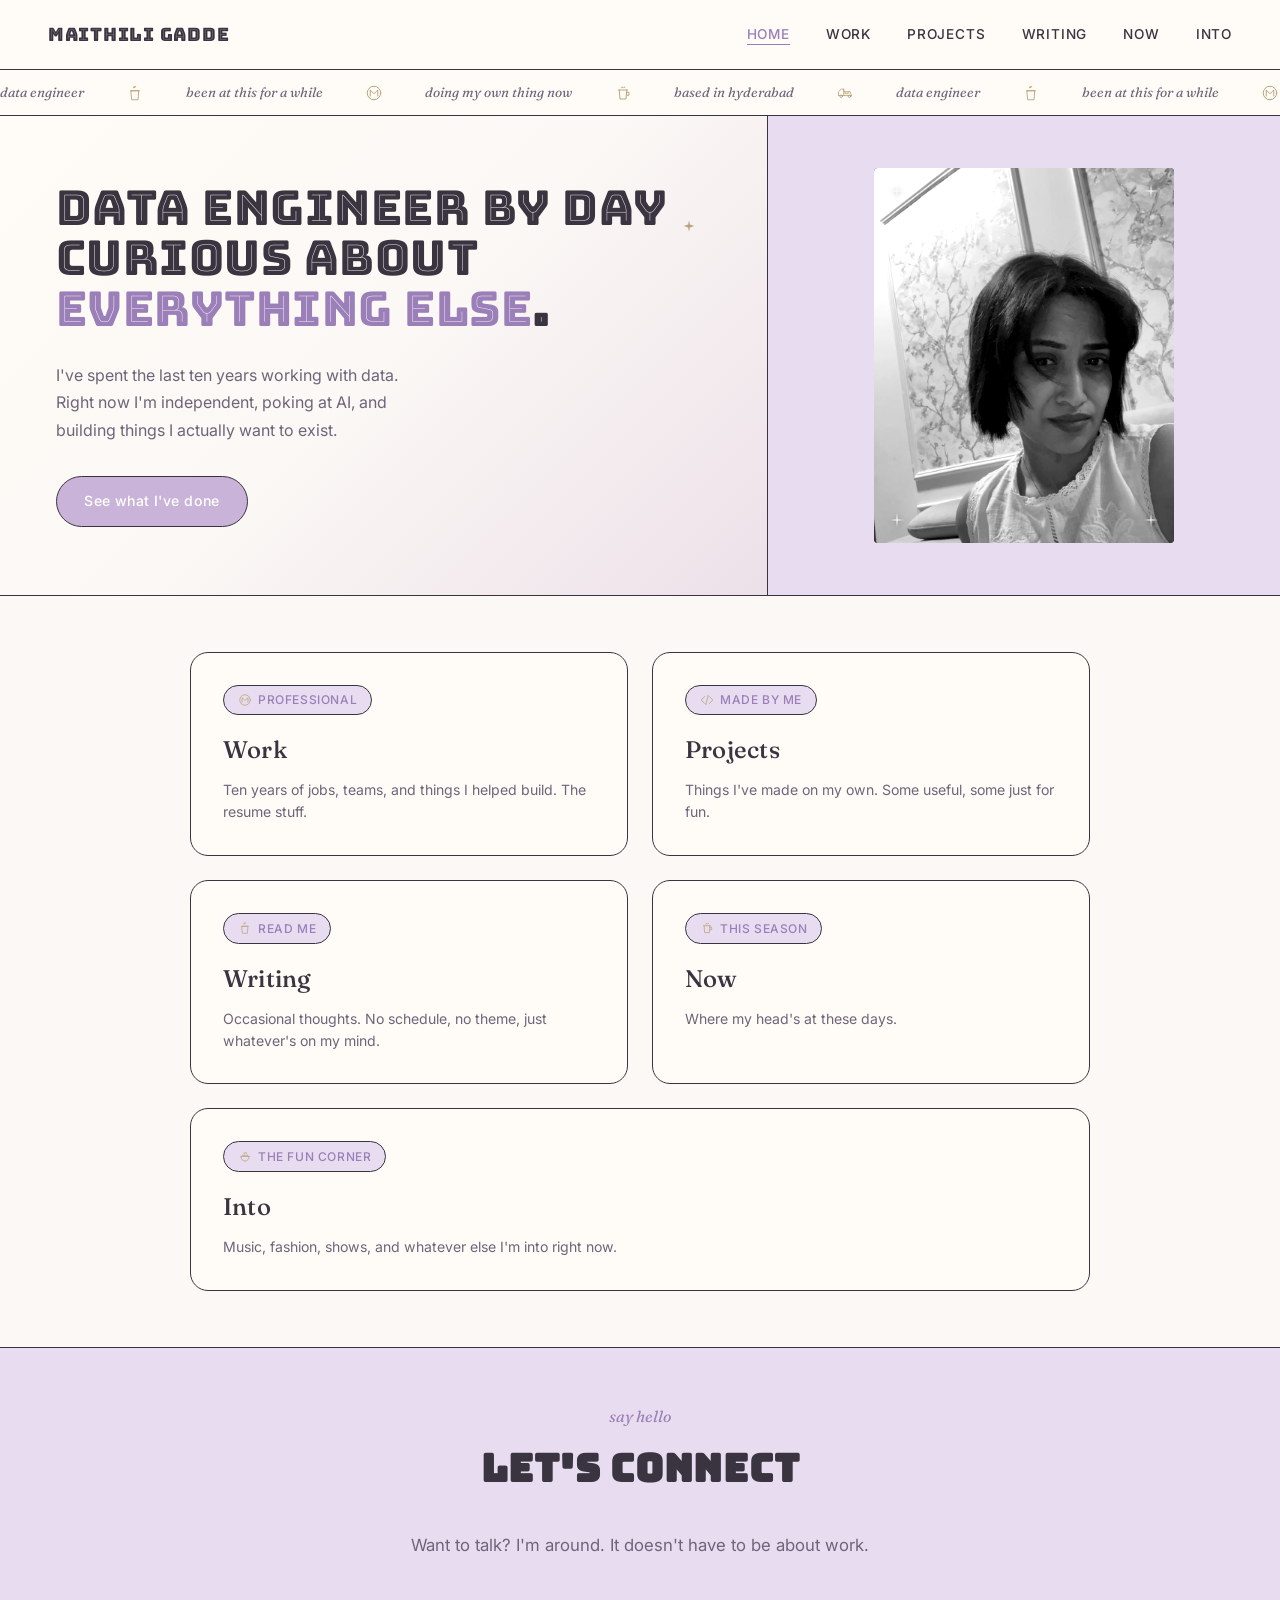
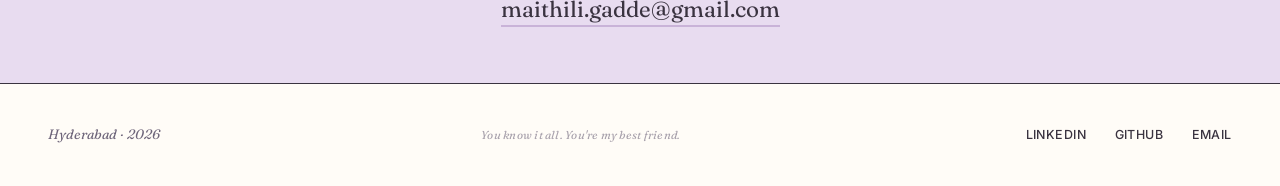
<file: index.html>
<!DOCTYPE html>
<html lang="en">
<head>
<meta charset="UTF-8">
<meta name="viewport" content="width=device-width, initial-scale=1.0">
<title>Maithili Gadde</title>
<meta name="description" content="Data engineer, mostly. Into AI, building things for fun, and figuring out what's next.">
<meta property="og:title" content="Maithili Gadde">
<meta property="og:description" content="Data engineer, mostly. Into AI, building things for fun, and figuring out what's next.">
<meta property="og:type" content="website">
<meta property="og:url" content="https://maithiligadde.com/">
<meta property="og:image" content="https://maithiligadde.com/hero-portrait.jpg">
<meta name="twitter:card" content="summary">
<meta name="twitter:title" content="Maithili Gadde">
<meta name="twitter:description" content="Data engineer, mostly. Into AI, building things for fun, and figuring out what's next.">
<link rel="icon" href="data:image/svg+xml,<svg xmlns='http://www.w3.org/2000/svg' viewBox='0 0 100 100'><text y='.9em' font-size='90'>M</text></svg>">
<link href="https://fonts.googleapis.com/css2?family=Bungee+Inline&family=Fraunces:ital,opsz,wght@0,9..144,300;0,9..144,400;0,9..144,500;1,9..144,400&family=Inter:wght@300;400;500;600&display=swap" rel="stylesheet">
<link rel="stylesheet" href="styles.css">
</head>
<body>

<a href="#main" class="skip-link">Skip to content</a>

<nav>
  <a href="index.html" class="nav-logo">MAITHILI GADDE</a>
  <ul class="nav-links" id="navLinks">
    <li><a href="index.html" class="active">Home</a></li>
    <li><a href="work.html">Work</a></li>
    <li><a href="projects.html">Projects</a></li>
    <li><a href="writing.html">Writing</a></li>
    <li><a href="now.html">Now</a></li>
    <li><a href="into.html">Into</a></li>
  </ul>
  <button class="nav-toggle" id="navToggle" aria-label="Toggle navigation" aria-expanded="false">
    <span></span><span></span><span></span>
  </button>
</nav>

<div class="marquee" aria-hidden="true">
  <div class="marquee-track">
    <span>data engineer <svg class="nyc-icon"><use href="#i-coffee"/></svg> been at this for a while <svg class="nyc-icon"><use href="#i-metro"/></svg> doing my own thing now <svg class="nyc-icon"><use href="#i-chai"/></svg> based in hyderabad <svg class="nyc-icon"><use href="#i-rick"/></svg></span>
    <span>data engineer <svg class="nyc-icon"><use href="#i-coffee"/></svg> been at this for a while <svg class="nyc-icon"><use href="#i-metro"/></svg> doing my own thing now <svg class="nyc-icon"><use href="#i-chai"/></svg> based in hyderabad <svg class="nyc-icon"><use href="#i-rick"/></svg></span>
  </div>
</div>

<main id="main">
<section class="hero">
  <div class="hero-left">
    <h1 class="fade-up delay-1">Data engineer by day<svg class="nyc-icon-sm star-after" style="margin-left:0.3em"><use href="#i-spark"/></svg><br>curious about <span class="rose-line">everything else</span>.</h1>
    <p class="hero-sub fade-up delay-2">I've spent the last ten years working with data. Right now I'm independent, poking at AI, and building things I actually want to exist.</p>
    <a href="work.html" class="btn fade-up delay-3">See what I've done</a>
  </div>
  <div class="hero-right">
    <div class="portrait-frame">
      <svg class="corner-mark tl" viewBox="0 0 18 18" fill="currentColor"><path d="M9 0 L10 8 L18 9 L10 10 L9 18 L8 10 L0 9 L8 8 Z"/></svg>
      <svg class="corner-mark tr" viewBox="0 0 18 18" fill="currentColor"><path d="M9 0 L10 8 L18 9 L10 10 L9 18 L8 10 L0 9 L8 8 Z"/></svg>
      <svg class="corner-mark bl" viewBox="0 0 18 18" fill="currentColor"><path d="M9 0 L10 8 L18 9 L10 10 L9 18 L8 10 L0 9 L8 8 Z"/></svg>
      <svg class="corner-mark br" viewBox="0 0 18 18" fill="currentColor"><path d="M9 0 L10 8 L18 9 L10 10 L9 18 L8 10 L0 9 L8 8 Z"/></svg>
      <img src="hero-portrait.jpg" alt="Maithili Gadde" width="300" height="375" fetchpriority="high">
    </div>
  </div>
</section>

<section class="rooms-section">
  <div class="rooms-grid">
    <a href="work.html" class="room-card hover-tilt fade-up delay-1">
      <div class="room-label"><svg class="nyc-icon-sm" style="color:var(--sage-deep)"><use href="#i-metro"/></svg> Professional</div>
      <h3>Work</h3>
      <p>Ten years of jobs, teams, and things I helped build. The resume stuff.</p>
    </a>
    <a href="projects.html" class="room-card hover-tilt fade-up delay-2">
      <div class="room-label"><svg class="nyc-icon-sm" style="color:var(--sage-deep)"><use href="#i-code"/></svg> Made by me</div>
      <h3>Projects</h3>
      <p>Things I've made on my own. Some useful, some just for fun.</p>
    </a>
    <a href="writing.html" class="room-card hover-tilt fade-up delay-3">
      <div class="room-label"><svg class="nyc-icon-sm" style="color:var(--sage-deep)"><use href="#i-coffee"/></svg> Read me</div>
      <h3>Writing</h3>
      <p>Occasional thoughts. No schedule, no theme, just whatever's on my mind.</p>
    </a>
    <a href="now.html" class="room-card hover-tilt fade-up delay-4">
      <div class="room-label"><svg class="nyc-icon-sm" style="color:var(--sage-deep)"><use href="#i-chai"/></svg> This season</div>
      <h3>Now</h3>
      <p>Where my head's at these days.</p>
    </a>
    <a href="into.html" class="room-card hover-tilt fade-up delay-5" style="grid-column: 1 / -1;">
      <div class="room-label"><svg class="nyc-icon-sm" style="color:var(--sage-deep)"><use href="#i-biryani"/></svg> The fun corner</div>
      <h3>Into</h3>
      <p>Music, fashion, shows, and whatever else I'm into right now.</p>
    </a>
  </div>
</section>

<section class="contact-section">
  <div class="section-eyebrow">say hello</div>
  <h2 class="section-title">LET'S CONNECT</h2>
  <div class="contact-inner">
    <p>Want to talk? I'm around. It doesn't have to be about work.</p>
    <a href="mailto:maithili.gadde@gmail.com" class="contact-email">maithili.gadde@gmail.com</a>
  </div>
</section>
</main>

<footer>
  <div class="footer-location">Hyderabad &middot; 2026</div>
  <div class="footer-lyric" id="footerLyric"></div>
  <div class="links">
    <a href="https://www.linkedin.com/in/maithiligadde/" target="_blank" rel="noopener">LinkedIn</a>
    <a href="https://github.com/maithiligadde" target="_blank" rel="noopener">GitHub</a>
    <a href="mailto:maithili.gadde@gmail.com">Email</a>
  </div>
</footer>

<script src="main.js"></script>

</body>
</html>
</file>
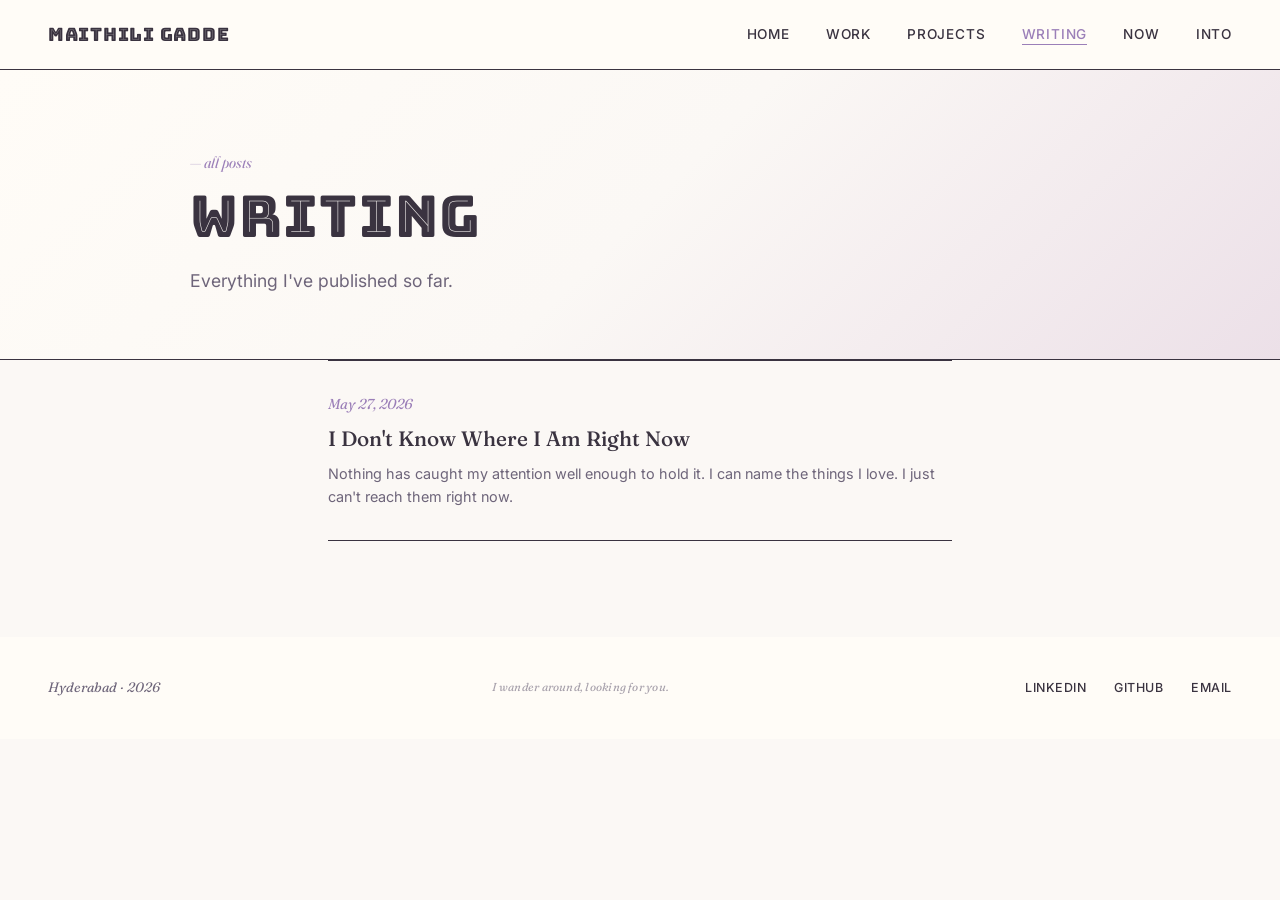
<file: blog/index.html>
<!DOCTYPE html>
<html lang="en">
<head>
<meta charset="UTF-8">
<meta name="viewport" content="width=device-width, initial-scale=1.0">
<title>All Posts — Maithili Gadde</title>
<meta name="description" content="Everything I've written so far.">
<link rel="icon" href="data:image/svg+xml,<svg xmlns='http://www.w3.org/2000/svg' viewBox='0 0 100 100'><text y='.9em' font-size='90'>M</text></svg>">
<link href="https://fonts.googleapis.com/css2?family=Bungee+Inline&family=Fraunces:ital,opsz,wght@0,9..144,300;0,9..144,400;0,9..144,500;1,9..144,400&family=Inter:wght@300;400;500;600&display=swap" rel="stylesheet">
<link rel="stylesheet" href="../styles.css">
<style>
  .blog-list {
    max-width: 720px;
    margin: 0 auto;
    padding: 0 3rem 6rem;
  }
  .blog-post-link {
    display: block;
    text-decoration: none;
    color: inherit;
    padding: 2rem 0;
    border-bottom: 1px solid var(--ink);
    transition: padding-left 0.3s;
  }
  .blog-post-link:first-child { border-top: 1px solid var(--ink); }
  .blog-post-link:hover { padding-left: 1rem; }
  .blog-post-link:hover .blog-title { color: var(--rose-deep); }
  .blog-date {
    font-family: var(--serif);
    font-style: italic;
    color: var(--rose-deep);
    font-size: 0.9rem;
    margin-bottom: 0.4rem;
  }
  .blog-title {
    font-family: var(--heading);
    font-size: 1.3rem;
    font-weight: 500;
    margin-bottom: 0.4rem;
    transition: color 0.3s;
  }
  .blog-excerpt {
    font-size: 0.9rem;
    color: var(--ink-muted);
    line-height: 1.6;
  }
  @media (max-width: 800px) {
    .blog-list { padding: 0 1.25rem 4rem; }
  }
</style>
</head>
<body>

<a href="#main" class="skip-link">Skip to content</a>

<nav>
  <a href="../index.html" class="nav-logo">MAITHILI GADDE</a>
  <ul class="nav-links" id="navLinks">
    <li><a href="../index.html">Home</a></li>
    <li><a href="../work.html">Work</a></li>
    <li><a href="../projects.html">Projects</a></li>
    <li><a href="../writing.html" class="active">Writing</a></li>
    <li><a href="../now.html">Now</a></li>
    <li><a href="../into.html">Into</a></li>
  </ul>
  <button class="nav-toggle" id="navToggle" aria-label="Toggle navigation" aria-expanded="false">
    <span></span><span></span><span></span>
  </button>
</nav>

<main id="main">
<section class="page-hero">
  <div class="page-hero-inner">
    <div class="page-eyebrow">— all posts</div>
    <h1 class="page-title">WRITING</h1>
    <p class="page-intro">Everything I've published so far.</p>
  </div>
</section>

<div class="blog-list">

  <!-- TO ADD A NEW POST: copy the block below and update href, date, title, excerpt -->
  <a href="i-dont-know.html" class="blog-post-link fade-up delay-1">
    <div class="blog-date">May 27, 2026</div>
    <div class="blog-title">I Don't Know Where I Am Right Now</div>
    <div class="blog-excerpt">Nothing has caught my attention well enough to hold it. I can name the things I love. I just can't reach them right now.</div>
  </a>
  <!-- END POST BLOCK -->

</div>

</main>

<footer>
  <div class="footer-location">Hyderabad &middot; 2026</div>
  <div class="footer-lyric" id="footerLyric"></div>
  <div class="links">
    <a href="https://www.linkedin.com/in/maithiligadde/" target="_blank" rel="noopener">LinkedIn</a>
    <a href="https://github.com/maithiligadde" target="_blank" rel="noopener">GitHub</a>
    <a href="mailto:maithili.gadde@gmail.com">Email</a>
  </div>
</footer>

<script src="../main.js" data-root="../"></script>

</body>
</html>
</file>
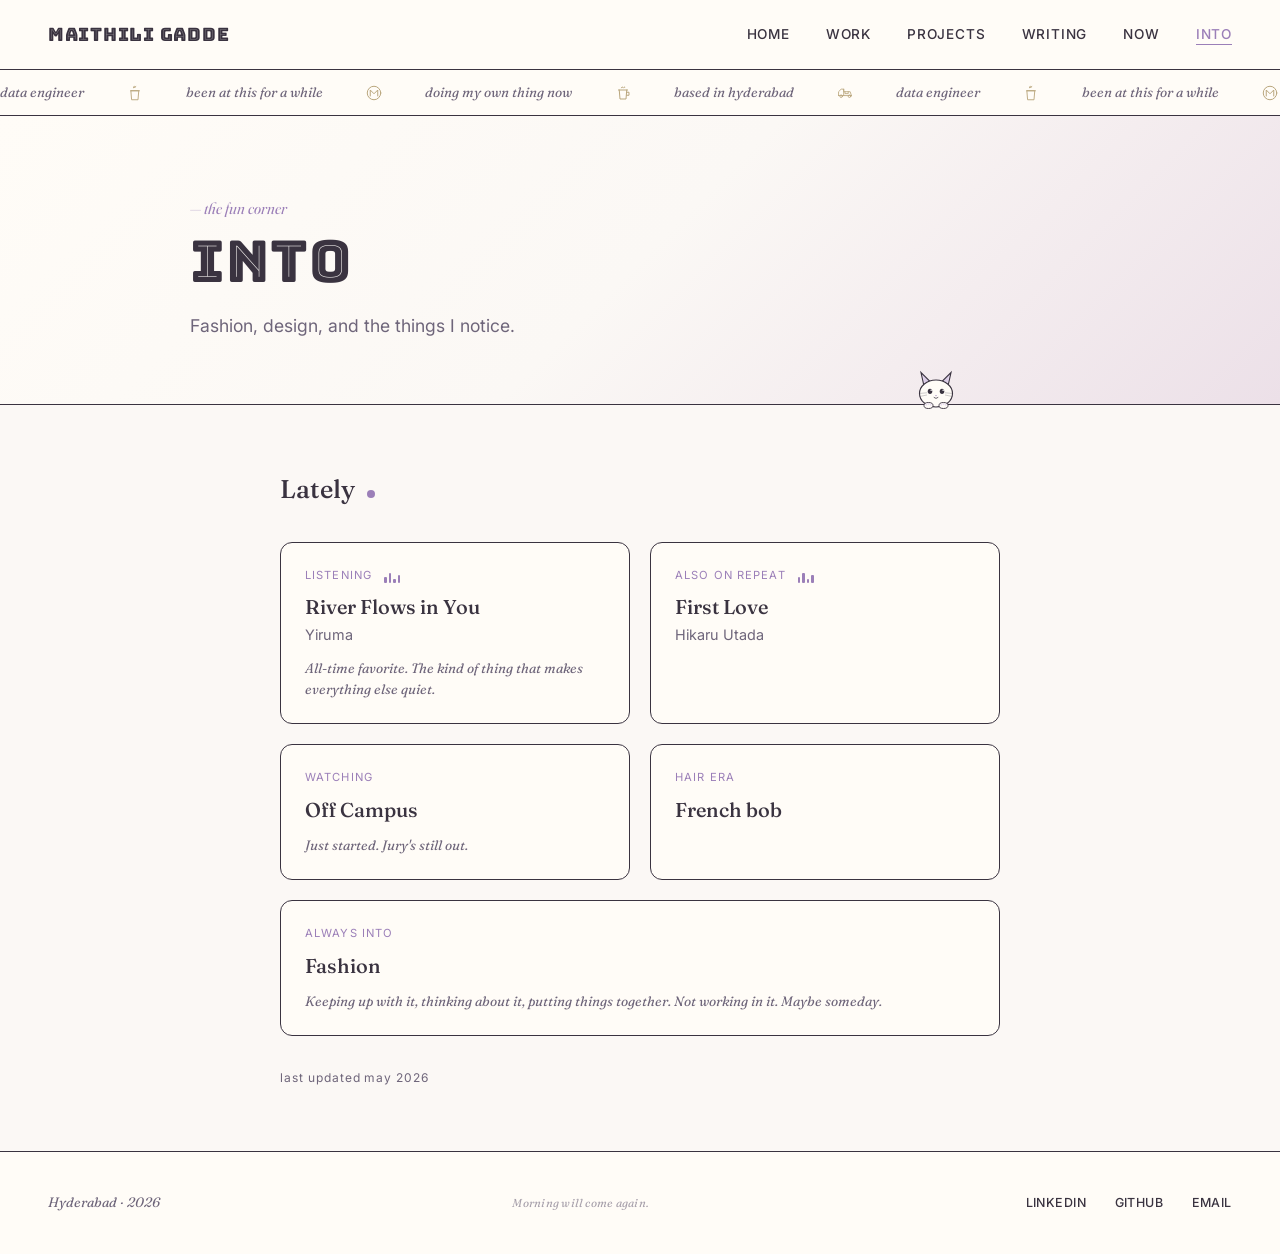
<file: into.html>
<!DOCTYPE html>
<html lang="en">
<head>
<meta charset="UTF-8">
<meta name="viewport" content="width=device-width, initial-scale=1.0">
<title>Maithili Gadde — Into</title>
<meta name="description" content="Music, fashion, shows, and whatever else I'm into right now.">
<meta property="og:title" content="Maithili Gadde — Into">
<meta property="og:description" content="Music, fashion, shows, and whatever else I'm into right now.">
<meta property="og:type" content="website">
<meta property="og:url" content="https://maithiligadde.com/into.html">
<meta property="og:image" content="https://maithiligadde.com/hero-portrait.jpg">
<link rel="icon" href="data:image/svg+xml,<svg xmlns='http://www.w3.org/2000/svg' viewBox='0 0 100 100'><text y='.9em' font-size='90'>M</text></svg>">
<link href="https://fonts.googleapis.com/css2?family=Bungee+Inline&family=Fraunces:ital,opsz,wght@0,9..144,300;0,9..144,400;0,9..144,500;1,9..144,400&family=Inter:wght@300;400;500;600&display=swap" rel="stylesheet">
<link rel="stylesheet" href="styles.css">
<style>
  /* staggered card entrance */
  .lately-card {
    opacity: 0;
    animation: fadeSlideUp 0.5s ease forwards;
  }
  .lately-card:nth-child(1) { animation-delay: 0.1s; }
  .lately-card:nth-child(2) { animation-delay: 0.22s; }
  .lately-card:nth-child(3) { animation-delay: 0.34s; }
  .lately-card:nth-child(4) { animation-delay: 0.46s; }
  .lately-card:nth-child(5) { animation-delay: 0.58s; }
  .lately-card:nth-child(6) { animation-delay: 0.7s; }

  /* music bars */
  .music-bars {
    display: inline-flex;
    align-items: flex-end;
    gap: 2px;
    height: 14px;
    margin-left: 8px;
    vertical-align: middle;
  }
  .music-bars span {
    display: block;
    width: 2.5px;
    background: var(--rose-deep);
    border-radius: 1px;
    animation: barBounce 0.8s ease-in-out infinite alternate;
  }
  .music-bars span:nth-child(1) { height: 6px; animation-delay: 0s; }
  .music-bars span:nth-child(2) { height: 10px; animation-delay: 0.15s; }
  .music-bars span:nth-child(3) { height: 4px; animation-delay: 0.3s; }
  .music-bars span:nth-child(4) { height: 8px; animation-delay: 0.45s; }
  @keyframes barBounce {
    from { transform: scaleY(0.4); }
    to { transform: scaleY(1); }
  }

  /* peeking cat */
  .peek-cat {
    position: relative;
    width: 100%;
    max-width: 720px;
    margin: 0 auto;
    height: 0;
    overflow: visible;
    pointer-events: none;
  }
  .peek-cat svg {
    position: absolute;
    bottom: -8px;
    right: 40px;
    width: 48px;
    height: 48px;
    transform: translateY(28px);
    transition: transform 0.4s cubic-bezier(0.34, 1.56, 0.64, 1);
    pointer-events: auto;
    cursor: default;
  }
  .peek-cat:hover svg,
  .peek-cat.peeked svg {
    transform: translateY(0);
  }

  /* cat blink */
  @keyframes blink {
    0%, 95%, 100% { transform: scaleY(1); }
    97% { transform: scaleY(0.1); }
  }
  .cat-eyes {
    animation: blink 4s ease-in-out infinite;
    transform-origin: center;
  }

  /* sparkle on fashion card hover */
  .sparkle-wrap { position: relative; overflow: visible; }
  .sparkle-wrap .sparkle {
    position: absolute;
    top: -6px;
    right: -6px;
    width: 20px;
    height: 20px;
    opacity: 0;
    transition: opacity 0.3s, transform 0.3s;
    transform: scale(0.5) rotate(0deg);
  }
  .sparkle-wrap:hover .sparkle {
    opacity: 1;
    transform: scale(1) rotate(20deg);
  }

  /* floating heading dot */
  .into-heading .dot {
    display: inline-block;
    width: 8px;
    height: 8px;
    background: var(--rose-deep);
    border-radius: 50%;
    margin-left: 6px;
    animation: floatDot 2s ease-in-out infinite;
  }
</style>
</head>
<body>

<a href="#main" class="skip-link">Skip to content</a>

<nav>
  <a href="index.html" class="nav-logo">MAITHILI GADDE</a>
  <ul class="nav-links" id="navLinks">
    <li><a href="index.html">Home</a></li>
    <li><a href="work.html">Work</a></li>
    <li><a href="projects.html">Projects</a></li>
    <li><a href="writing.html">Writing</a></li>
    <li><a href="now.html">Now</a></li>
    <li><a href="into.html" class="active">Into</a></li>
  </ul>
  <button class="nav-toggle" id="navToggle" aria-label="Toggle navigation" aria-expanded="false">
    <span></span><span></span><span></span>
  </button>
</nav>

<div class="marquee" aria-hidden="true">
  <div class="marquee-track">
    <span>data engineer <svg class="nyc-icon"><use href="#i-coffee"/></svg> been at this for a while <svg class="nyc-icon"><use href="#i-metro"/></svg> doing my own thing now <svg class="nyc-icon"><use href="#i-chai"/></svg> based in hyderabad <svg class="nyc-icon"><use href="#i-rick"/></svg></span>
    <span>data engineer <svg class="nyc-icon"><use href="#i-coffee"/></svg> been at this for a while <svg class="nyc-icon"><use href="#i-metro"/></svg> doing my own thing now <svg class="nyc-icon"><use href="#i-chai"/></svg> based in hyderabad <svg class="nyc-icon"><use href="#i-rick"/></svg></span>
  </div>
</div>

<main id="main">
<section class="page-hero">
  <div class="page-hero-inner">
    <div class="page-eyebrow">— the fun corner</div>
    <h1 class="page-title">INTO</h1>
    <p class="page-intro">Fashion, design, and the things I notice.</p>
  </div>
</section>

<!-- peeking cat between hero and content -->
<div class="peek-cat" id="peekCat">
  <svg viewBox="0 0 64 64" fill="none" xmlns="http://www.w3.org/2000/svg">
    <!-- ears -->
    <path d="M16 28 L12 10 L24 22 Z" fill="var(--rose-soft)" stroke="var(--ink)" stroke-width="1.5"/>
    <path d="M48 28 L52 10 L40 22 Z" fill="var(--rose-soft)" stroke="var(--ink)" stroke-width="1.5"/>
    <!-- inner ears -->
    <path d="M17 26 L15 14 L23 22 Z" fill="var(--rose)" opacity="0.4"/>
    <path d="M47 26 L49 14 L41 22 Z" fill="var(--rose)" opacity="0.4"/>
    <!-- head -->
    <ellipse cx="32" cy="38" rx="22" ry="18" fill="var(--cream-light)" stroke="var(--ink)" stroke-width="1.5"/>
    <!-- eyes -->
    <g class="cat-eyes">
      <ellipse cx="24" cy="35" rx="3" ry="3.5" fill="var(--ink)"/>
      <ellipse cx="40" cy="35" rx="3" ry="3.5" fill="var(--ink)"/>
      <!-- eye shine -->
      <circle cx="25.5" cy="33.5" r="1" fill="white"/>
      <circle cx="41.5" cy="33.5" r="1" fill="white"/>
    </g>
    <!-- nose -->
    <path d="M31 40 L32 42 L33 40 Z" fill="var(--rose-deep)"/>
    <!-- mouth -->
    <path d="M29 43 Q32 46, 35 43" stroke="var(--ink)" stroke-width="1" fill="none"/>
    <!-- whiskers -->
    <line x1="10" y1="38" x2="20" y2="37" stroke="var(--ink)" stroke-width="0.8" opacity="0.4"/>
    <line x1="10" y1="42" x2="20" y2="40" stroke="var(--ink)" stroke-width="0.8" opacity="0.4"/>
    <line x1="54" y1="38" x2="44" y2="37" stroke="var(--ink)" stroke-width="0.8" opacity="0.4"/>
    <line x1="54" y1="42" x2="44" y2="40" stroke="var(--ink)" stroke-width="0.8" opacity="0.4"/>
    <!-- paws on edge -->
    <ellipse cx="22" cy="54" rx="6" ry="4" fill="var(--cream-light)" stroke="var(--ink)" stroke-width="1.2"/>
    <ellipse cx="42" cy="54" rx="6" ry="4" fill="var(--cream-light)" stroke="var(--ink)" stroke-width="1.2"/>
    <!-- toe beans -->
    <circle cx="19" cy="53" r="1.2" fill="var(--rose-soft)"/>
    <circle cx="22" cy="52" r="1.2" fill="var(--rose-soft)"/>
    <circle cx="25" cy="53" r="1.2" fill="var(--rose-soft)"/>
    <circle cx="39" cy="53" r="1.2" fill="var(--rose-soft)"/>
    <circle cx="42" cy="52" r="1.2" fill="var(--rose-soft)"/>
    <circle cx="45" cy="53" r="1.2" fill="var(--rose-soft)"/>
  </svg>
</div>

<section class="into-section">
  <div class="into-content">

    <h2 class="into-heading">Lately <span class="dot"></span></h2>

    <div class="lately-grid">

      <div class="lately-card">
        <div class="lately-label">Listening <div class="music-bars"><span></span><span></span><span></span><span></span></div></div>
        <div class="lately-item">River Flows in You</div>
        <div class="lately-detail">Yiruma</div>
        <div class="lately-note">All-time favorite. The kind of thing that makes everything else quiet.</div>
      </div>

      <div class="lately-card">
        <div class="lately-label">Also on repeat <div class="music-bars"><span></span><span></span><span></span><span></span></div></div>
        <div class="lately-item">First Love</div>
        <div class="lately-detail">Hikaru Utada</div>
      </div>

      <div class="lately-card">
        <div class="lately-label">Watching</div>
        <div class="lately-item">Off Campus</div>
        <div class="lately-note">Just started. Jury's still out.</div>
      </div>

      <div class="lately-card">
        <div class="lately-label">Hair era</div>
        <div class="lately-item">French bob</div>
      </div>

      <div class="lately-card sparkle-wrap" style="grid-column: 1 / -1;">
        <svg class="sparkle" viewBox="0 0 24 24" fill="var(--rose-deep)" xmlns="http://www.w3.org/2000/svg"><path d="M12 2 L13.5 9.5 L21 12 L13.5 14.5 L12 22 L10.5 14.5 L3 12 L10.5 9.5 Z"/></svg>
        <div class="lately-label">Always into</div>
        <div class="lately-item">Fashion</div>
        <div class="lately-note">Keeping up with it, thinking about it, putting things together. Not working in it. Maybe someday.</div>
      </div>

    </div>

    <p class="lately-updated">last updated may 2026</p>

  </div>
</section>

</main>

<footer>
  <div class="footer-location">Hyderabad &middot; 2026</div>
  <div class="footer-lyric" id="footerLyric"></div>
  <div class="links">
    <a href="https://www.linkedin.com/in/maithiligadde/" target="_blank" rel="noopener">LinkedIn</a>
    <a href="https://github.com/maithiligadde" target="_blank" rel="noopener">GitHub</a>
    <a href="mailto:maithili.gadde@gmail.com">Email</a>
  </div>
</footer>

<script src="main.js"></script>
<script>
  setTimeout(() => {
    const cat = document.getElementById('peekCat');
    if (cat) cat.classList.add('peeked');
  }, 800);
</script>

</body>
</html>
</file>
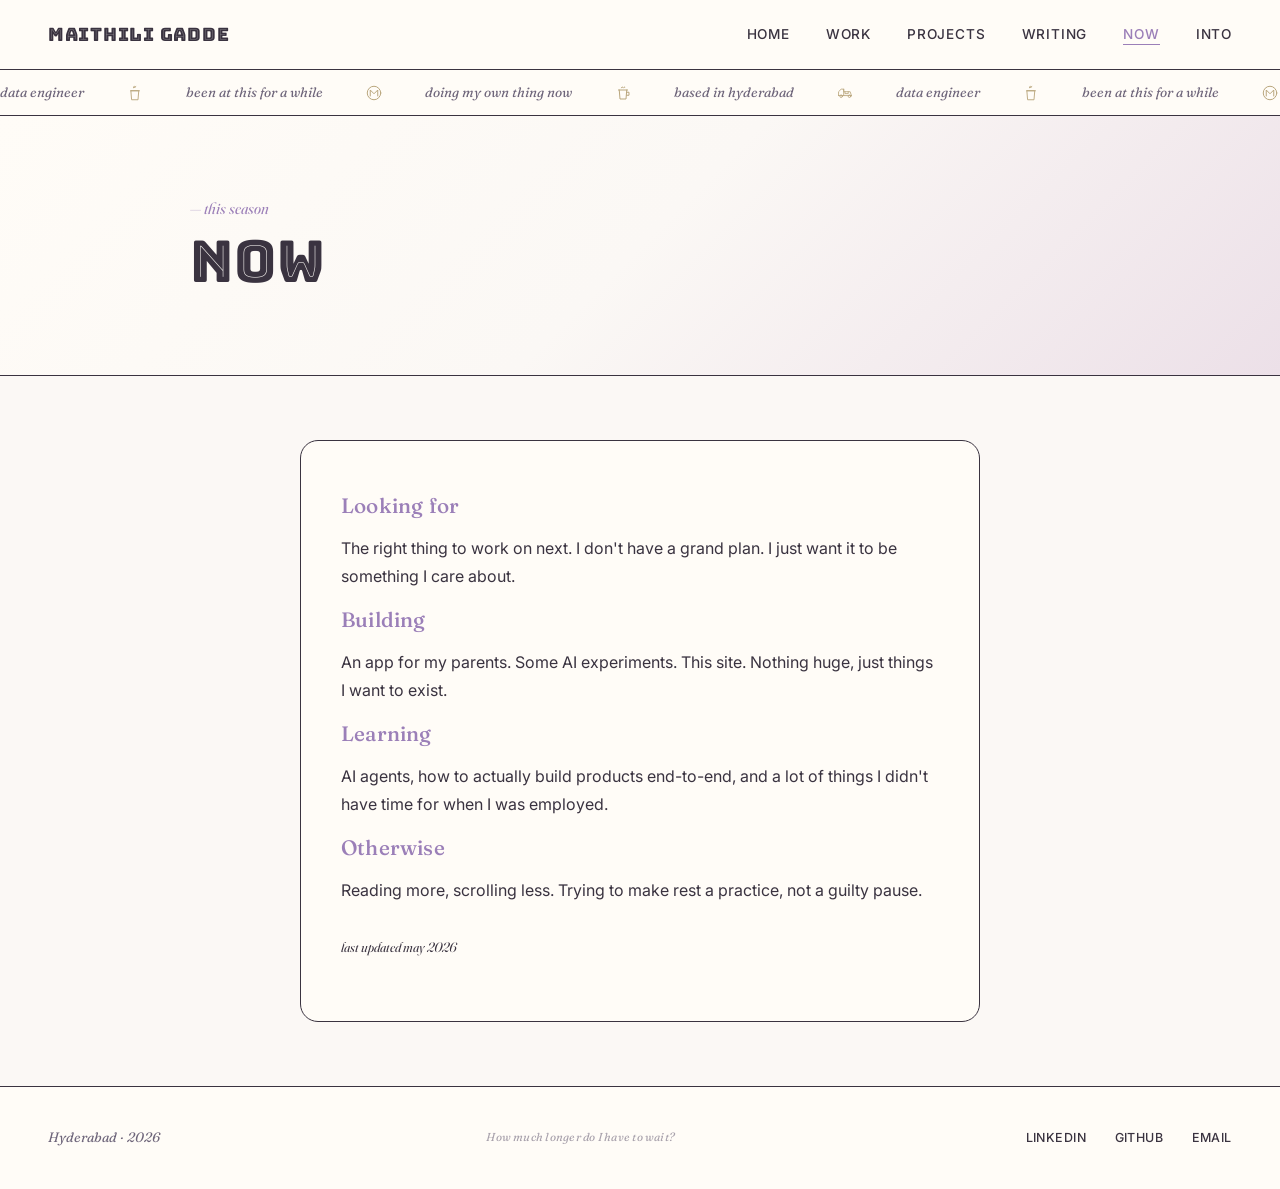
<file: now.html>
<!DOCTYPE html>
<html lang="en">
<head>
<meta charset="UTF-8">
<meta name="viewport" content="width=device-width, initial-scale=1.0">
<title>Maithili Gadde — Now</title>
<meta name="description" content="Where my head's at these days.">
<meta property="og:title" content="Maithili Gadde — Now">
<meta property="og:description" content="Where my head's at these days.">
<meta property="og:type" content="website">
<meta property="og:url" content="https://maithiligadde.com/now.html">
<meta property="og:image" content="https://maithiligadde.com/hero-portrait.jpg">
<link rel="icon" href="data:image/svg+xml,<svg xmlns='http://www.w3.org/2000/svg' viewBox='0 0 100 100'><text y='.9em' font-size='90'>M</text></svg>">
<link href="https://fonts.googleapis.com/css2?family=Bungee+Inline&family=Fraunces:ital,opsz,wght@0,9..144,300;0,9..144,400;0,9..144,500;1,9..144,400&family=Inter:wght@300;400;500;600&display=swap" rel="stylesheet">
<link rel="stylesheet" href="styles.css">
</head>
<body>

<a href="#main" class="skip-link">Skip to content</a>

<nav>
  <a href="index.html" class="nav-logo">MAITHILI GADDE</a>
  <ul class="nav-links" id="navLinks">
    <li><a href="index.html">Home</a></li>
    <li><a href="work.html">Work</a></li>
    <li><a href="projects.html">Projects</a></li>
    <li><a href="writing.html">Writing</a></li>
    <li><a href="now.html" class="active">Now</a></li>
    <li><a href="into.html">Into</a></li>
  </ul>
  <button class="nav-toggle" id="navToggle" aria-label="Toggle navigation" aria-expanded="false">
    <span></span><span></span><span></span>
  </button>
</nav>

<div class="marquee" aria-hidden="true">
  <div class="marquee-track">
    <span>data engineer <svg class="nyc-icon"><use href="#i-coffee"/></svg> been at this for a while <svg class="nyc-icon"><use href="#i-metro"/></svg> doing my own thing now <svg class="nyc-icon"><use href="#i-chai"/></svg> based in hyderabad <svg class="nyc-icon"><use href="#i-rick"/></svg></span>
    <span>data engineer <svg class="nyc-icon"><use href="#i-coffee"/></svg> been at this for a while <svg class="nyc-icon"><use href="#i-metro"/></svg> doing my own thing now <svg class="nyc-icon"><use href="#i-chai"/></svg> based in hyderabad <svg class="nyc-icon"><use href="#i-rick"/></svg></span>
  </div>
</div>

<main id="main">
<section class="page-hero">
  <div class="page-hero-inner">
    <div class="page-eyebrow">— this season</div>
    <h1 class="page-title">NOW</h1>
  </div>
</section>

<section class="now-page-section">
  <div class="now-content">

    <div class="fade-up delay-1">
      <h2 class="now-h2">Looking for</h2>
      <p>The right thing to work on next. I don't have a grand plan. I just want it to be something I care about.</p>
    </div>

    <div class="fade-up delay-2">
      <h2 class="now-h2">Building</h2>
      <p>An app for my parents. Some AI experiments. This site. Nothing huge, just things I want to exist.</p>
    </div>

    <div class="fade-up delay-3">
      <h2 class="now-h2">Learning</h2>
      <p>AI agents, how to actually build products end-to-end, and a lot of things I didn't have time for when I was employed.</p>
    </div>

    <div class="fade-up delay-4">
      <h2 class="now-h2">Otherwise</h2>
      <p>Reading more, scrolling less. Trying to make rest a practice, not a guilty pause.</p>
    </div>

    <p class="now-updated">last updated may 2026</p>
  </div>
</section>

</main>

<footer>
  <div class="footer-location">Hyderabad &middot; 2026</div>
  <div class="footer-lyric" id="footerLyric"></div>
  <div class="links">
    <a href="https://www.linkedin.com/in/maithiligadde/" target="_blank" rel="noopener">LinkedIn</a>
    <a href="https://github.com/maithiligadde" target="_blank" rel="noopener">GitHub</a>
    <a href="mailto:maithili.gadde@gmail.com">Email</a>
  </div>
</footer>

<script src="main.js"></script>

</body>
</html>
</file>
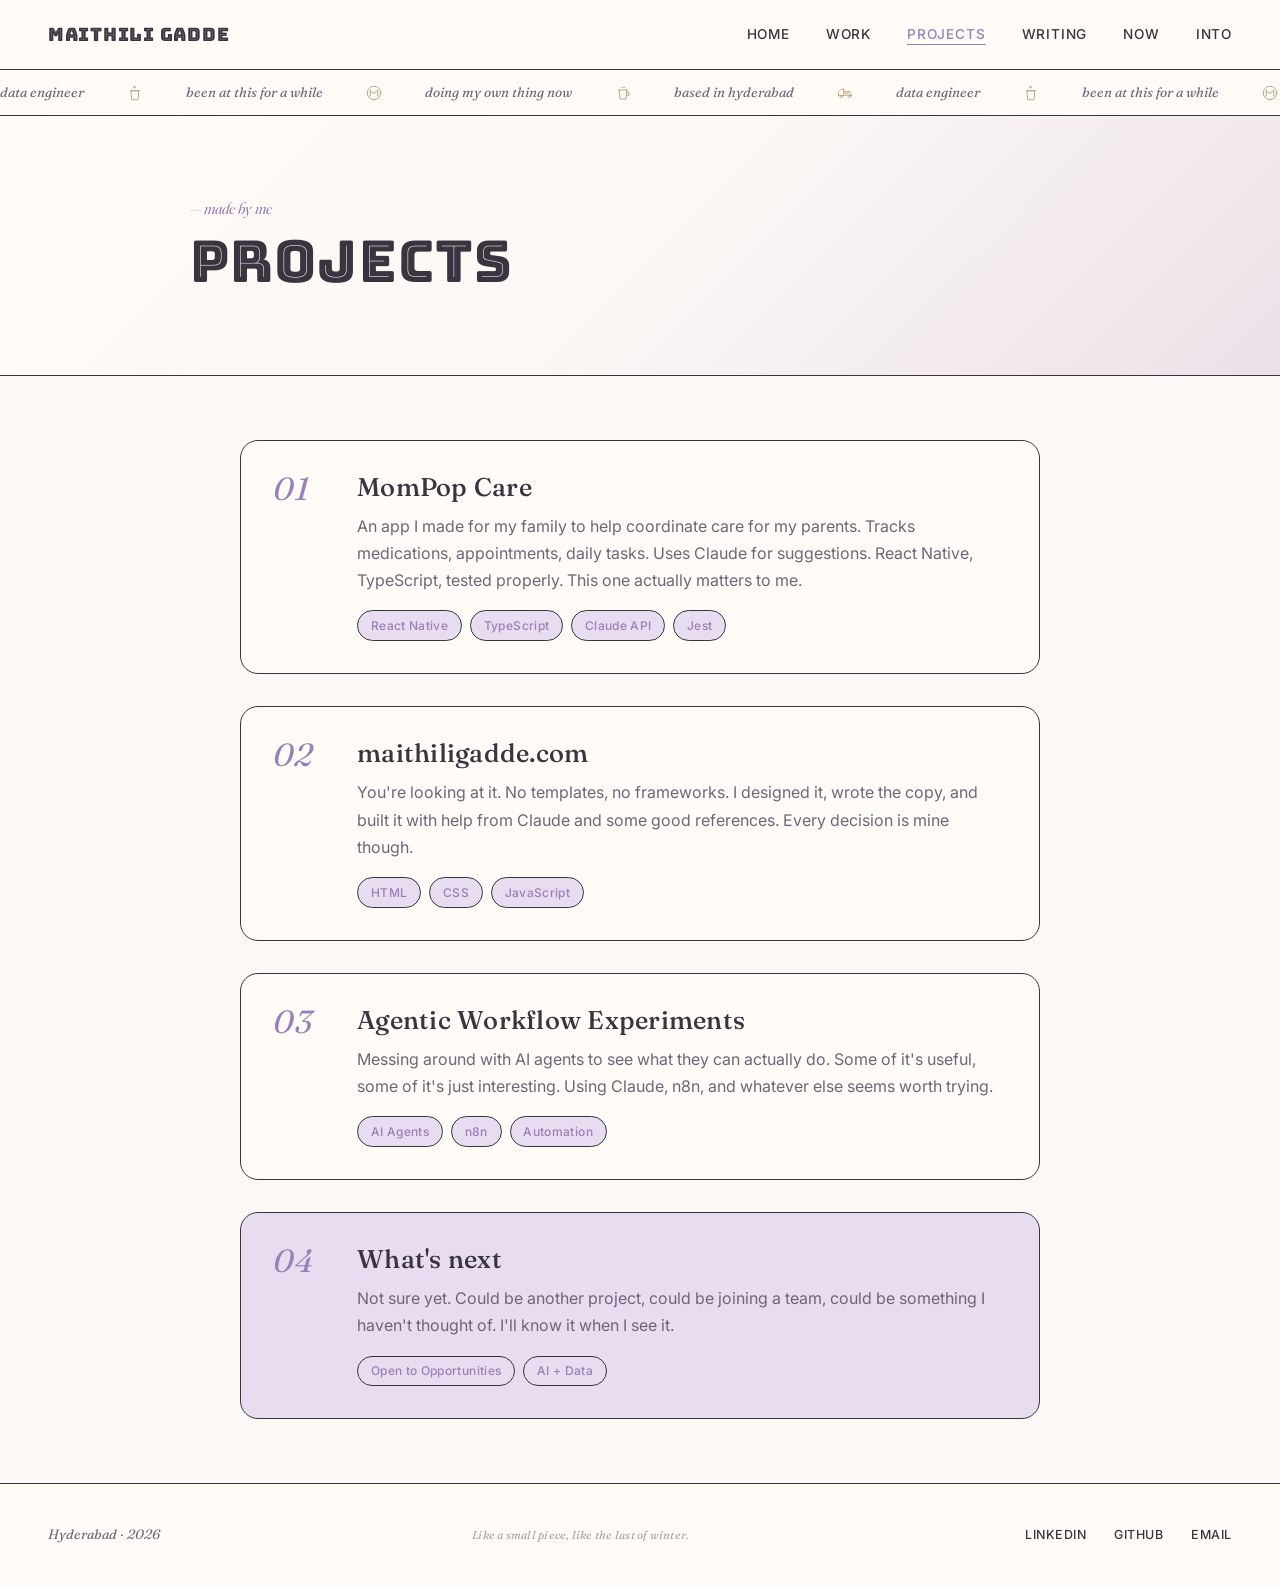
<file: projects.html>
<!DOCTYPE html>
<html lang="en">
<head>
<meta charset="UTF-8">
<meta name="viewport" content="width=device-width, initial-scale=1.0">
<title>Maithili Gadde — Projects</title>
<meta name="description" content="Things I've built on my own time. Some useful, some just to learn.">
<meta property="og:title" content="Maithili Gadde — Projects">
<meta property="og:description" content="Things I've built on my own time. Some useful, some just to learn.">
<meta property="og:type" content="website">
<meta property="og:url" content="https://maithiligadde.com/projects.html">
<meta property="og:image" content="https://maithiligadde.com/hero-portrait.jpg">
<link rel="icon" href="data:image/svg+xml,<svg xmlns='http://www.w3.org/2000/svg' viewBox='0 0 100 100'><text y='.9em' font-size='90'>M</text></svg>">
<link href="https://fonts.googleapis.com/css2?family=Bungee+Inline&family=Fraunces:ital,opsz,wght@0,9..144,300;0,9..144,400;0,9..144,500;1,9..144,400&family=Inter:wght@300;400;500;600&display=swap" rel="stylesheet">
<link rel="stylesheet" href="styles.css">
</head>
<body>

<a href="#main" class="skip-link">Skip to content</a>

<nav>
  <a href="index.html" class="nav-logo">MAITHILI GADDE</a>
  <ul class="nav-links" id="navLinks">
    <li><a href="index.html">Home</a></li>
    <li><a href="work.html">Work</a></li>
    <li><a href="projects.html" class="active">Projects</a></li>
    <li><a href="writing.html">Writing</a></li>
    <li><a href="now.html">Now</a></li>
    <li><a href="into.html">Into</a></li>
  </ul>
  <button class="nav-toggle" id="navToggle" aria-label="Toggle navigation" aria-expanded="false">
    <span></span><span></span><span></span>
  </button>
</nav>

<div class="marquee" aria-hidden="true">
  <div class="marquee-track">
    <span>data engineer <svg class="nyc-icon"><use href="#i-coffee"/></svg> been at this for a while <svg class="nyc-icon"><use href="#i-metro"/></svg> doing my own thing now <svg class="nyc-icon"><use href="#i-chai"/></svg> based in hyderabad <svg class="nyc-icon"><use href="#i-rick"/></svg></span>
    <span>data engineer <svg class="nyc-icon"><use href="#i-coffee"/></svg> been at this for a while <svg class="nyc-icon"><use href="#i-metro"/></svg> doing my own thing now <svg class="nyc-icon"><use href="#i-chai"/></svg> based in hyderabad <svg class="nyc-icon"><use href="#i-rick"/></svg></span>
  </div>
</div>

<main id="main">
<section class="page-hero">
  <div class="page-hero-inner">
    <div class="page-eyebrow">— made by me</div>
    <h1 class="page-title">PROJECTS</h1>
  </div>
</section>

<section class="projects-section">
  <div class="project-list">

    <article class="project-card hover-tilt fade-up delay-1">
      <div class="project-num">01</div>
      <div class="project-body">
        <h2 class="project-title">MomPop Care</h2>
        <p>An app I made for my family to help coordinate care for my parents. Tracks medications, appointments, daily tasks. Uses Claude for suggestions. React Native, TypeScript, tested properly. This one actually matters to me.</p>
        <div class="timeline-tags">
          <span class="tag">React Native</span>
          <span class="tag">TypeScript</span>
          <span class="tag">Claude API</span>
          <span class="tag">Jest</span>
        </div>
      </div>
    </article>

    <article class="project-card hover-tilt fade-up delay-2">
      <div class="project-num">02</div>
      <div class="project-body">
        <h2 class="project-title">maithiligadde.com</h2>
        <p>You're looking at it. No templates, no frameworks. I designed it, wrote the copy, and built it with help from Claude and some good references. Every decision is mine though.</p>
        <div class="timeline-tags">
          <span class="tag">HTML</span>
          <span class="tag">CSS</span>
          <span class="tag">JavaScript</span>
        </div>
      </div>
    </article>

    <article class="project-card hover-tilt fade-up delay-3">
      <div class="project-num">03</div>
      <div class="project-body">
        <h2 class="project-title">Agentic Workflow Experiments</h2>
        <p>Messing around with AI agents to see what they can actually do. Some of it's useful, some of it's just interesting. Using Claude, n8n, and whatever else seems worth trying.</p>
        <div class="timeline-tags">
          <span class="tag">AI Agents</span>
          <span class="tag">n8n</span>
          <span class="tag">Automation</span>
        </div>
      </div>
    </article>

    <article class="project-card project-card-open hover-tilt fade-up delay-4">
      <div class="project-num">04</div>
      <div class="project-body">
        <h2 class="project-title">What's next</h2>
        <p>Not sure yet. Could be another project, could be joining a team, could be something I haven't thought of. I'll know it when I see it.</p>
        <div class="timeline-tags">
          <span class="tag">Open to Opportunities</span>
          <span class="tag">AI + Data</span>
        </div>
      </div>
    </article>

  </div>
</section>

</main>

<footer>
  <div class="footer-location">Hyderabad &middot; 2026</div>
  <div class="footer-lyric" id="footerLyric"></div>
  <div class="links">
    <a href="https://www.linkedin.com/in/maithiligadde/" target="_blank" rel="noopener">LinkedIn</a>
    <a href="https://github.com/maithiligadde" target="_blank" rel="noopener">GitHub</a>
    <a href="mailto:maithili.gadde@gmail.com">Email</a>
  </div>
</footer>

<script src="main.js"></script>

</body>
</html>
</file>
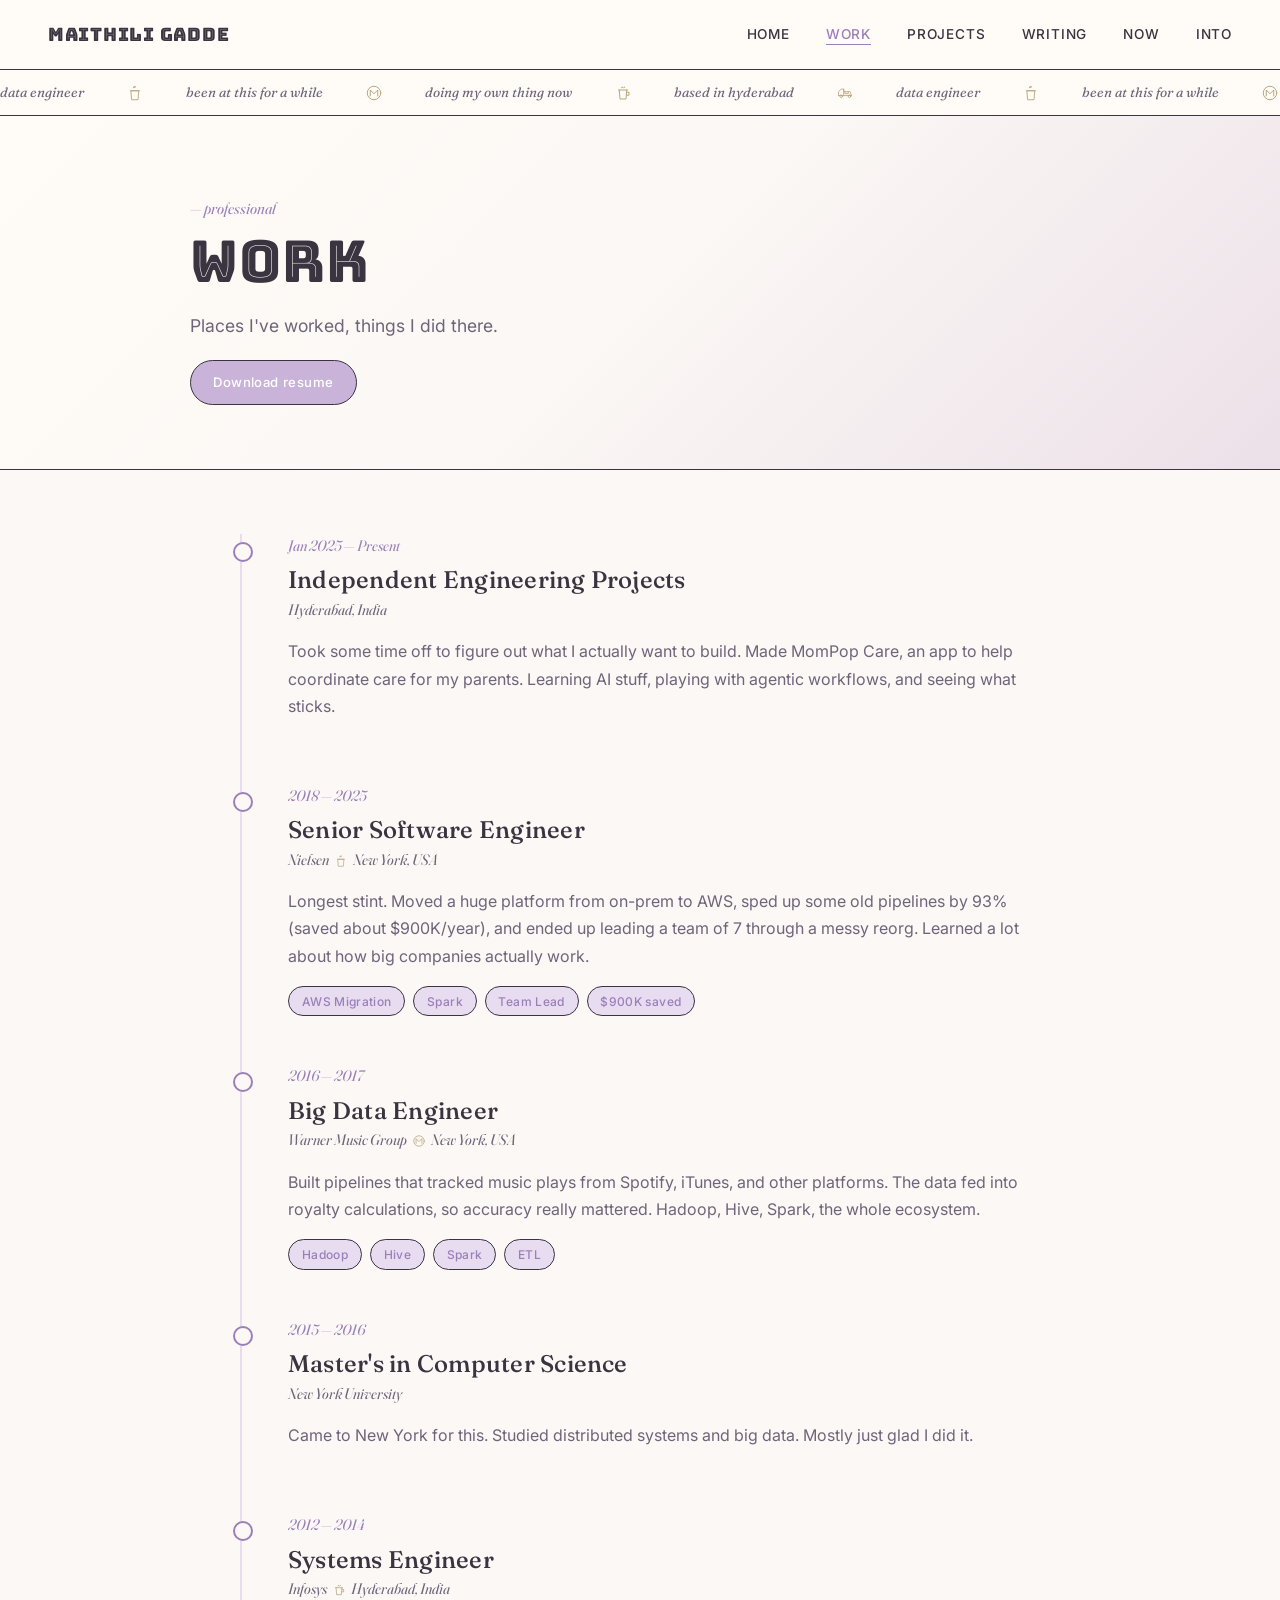
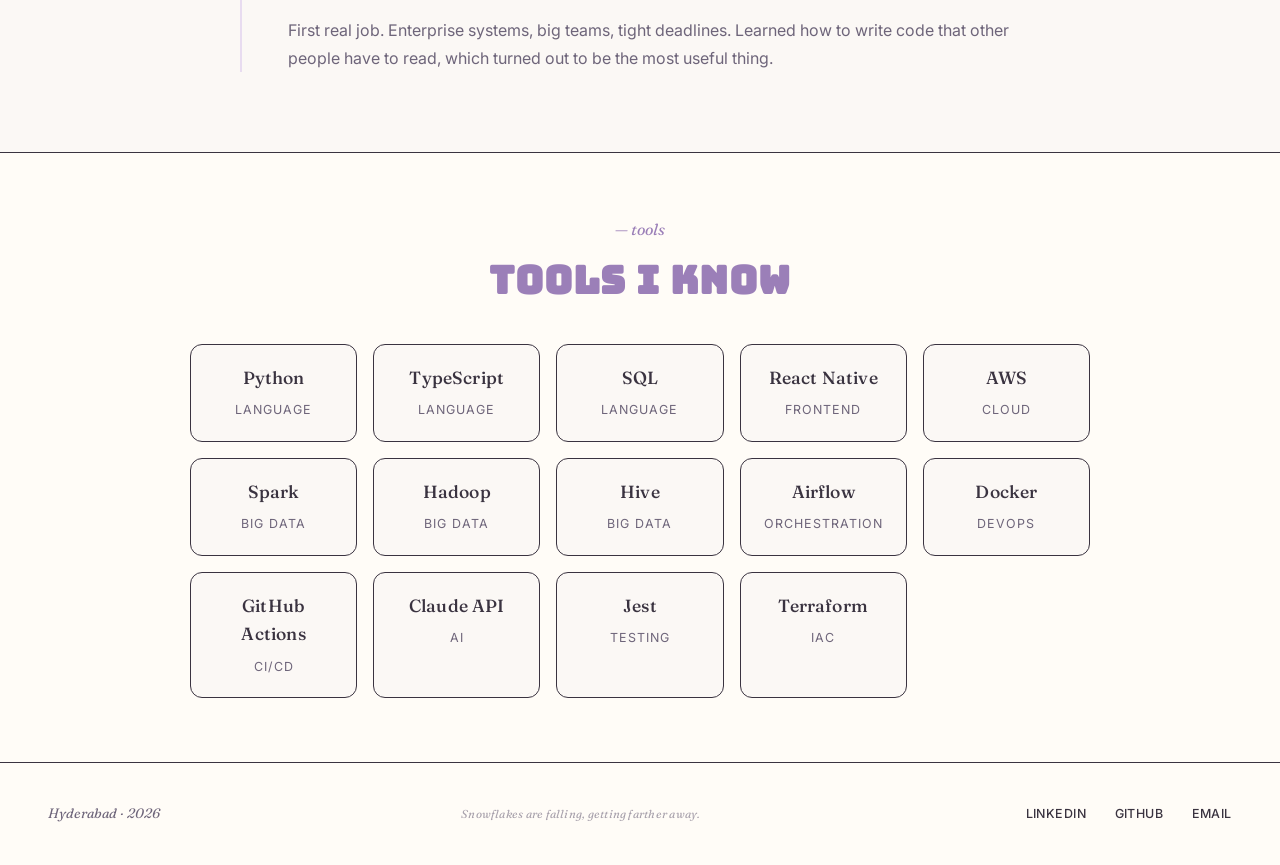
<file: work.html>
<!DOCTYPE html>
<html lang="en">
<head>
<meta charset="UTF-8">
<meta name="viewport" content="width=device-width, initial-scale=1.0">
<title>Maithili Gadde — Work</title>
<meta name="description" content="Where I've worked and what I did there. Nielsen, Warner Music, Infosys, NYU.">
<meta property="og:title" content="Maithili Gadde — Work">
<meta property="og:description" content="Where I've worked and what I did there. Nielsen, Warner Music, Infosys, NYU.">
<meta property="og:type" content="website">
<meta property="og:url" content="https://maithiligadde.com/work.html">
<meta property="og:image" content="https://maithiligadde.com/hero-portrait.jpg">
<link rel="icon" href="data:image/svg+xml,<svg xmlns='http://www.w3.org/2000/svg' viewBox='0 0 100 100'><text y='.9em' font-size='90'>M</text></svg>">
<link href="https://fonts.googleapis.com/css2?family=Bungee+Inline&family=Fraunces:ital,opsz,wght@0,9..144,300;0,9..144,400;0,9..144,500;1,9..144,400&family=Inter:wght@300;400;500;600&display=swap" rel="stylesheet">
<link rel="stylesheet" href="styles.css">
</head>
<body>

<a href="#main" class="skip-link">Skip to content</a>

<nav>
  <a href="index.html" class="nav-logo">MAITHILI GADDE</a>
  <ul class="nav-links" id="navLinks">
    <li><a href="index.html">Home</a></li>
    <li><a href="work.html" class="active">Work</a></li>
    <li><a href="projects.html">Projects</a></li>
    <li><a href="writing.html">Writing</a></li>
    <li><a href="now.html">Now</a></li>
    <li><a href="into.html">Into</a></li>
  </ul>
  <button class="nav-toggle" id="navToggle" aria-label="Toggle navigation" aria-expanded="false">
    <span></span><span></span><span></span>
  </button>
</nav>

<div class="marquee" aria-hidden="true">
  <div class="marquee-track">
    <span>data engineer <svg class="nyc-icon"><use href="#i-coffee"/></svg> been at this for a while <svg class="nyc-icon"><use href="#i-metro"/></svg> doing my own thing now <svg class="nyc-icon"><use href="#i-chai"/></svg> based in hyderabad <svg class="nyc-icon"><use href="#i-rick"/></svg></span>
    <span>data engineer <svg class="nyc-icon"><use href="#i-coffee"/></svg> been at this for a while <svg class="nyc-icon"><use href="#i-metro"/></svg> doing my own thing now <svg class="nyc-icon"><use href="#i-chai"/></svg> based in hyderabad <svg class="nyc-icon"><use href="#i-rick"/></svg></span>
  </div>
</div>

<main id="main">
<section class="page-hero">
  <div class="page-hero-inner">
    <div class="page-eyebrow">— professional</div>
    <h1 class="page-title">WORK</h1>
    <p class="page-intro">Places I've worked, things I did there.</p>
    <div style="margin-top:1.25rem">
      <a href="Maithili_Gadde_Resume.pdf" download class="btn" style="font-size:0.82rem;padding:0.7rem 1.4rem;">Download resume</a>
    </div>
  </div>
</section>

<section class="timeline-section">
  <div class="timeline">

    <article class="timeline-item fade-left delay-1">
      <div class="timeline-date">Jan 2025 — Present</div>
      <div class="timeline-content">
        <h2 class="timeline-role">Independent Engineering Projects</h2>
        <div class="timeline-org">Hyderabad, India</div>
        <p>Took some time off to figure out what I actually want to build. Made MomPop Care, an app to help coordinate care for my parents. Learning AI stuff, playing with agentic workflows, and seeing what sticks.</p>
      </div>
    </article>

    <article class="timeline-item fade-left delay-2">
      <div class="timeline-date">2018 — 2025</div>
      <div class="timeline-content">
        <h2 class="timeline-role">Senior Software Engineer</h2>
        <div class="timeline-org">Nielsen <svg class="inline-icon"><use href="#i-coffee"/></svg> New York, USA</div>
        <p>Longest stint. Moved a huge platform from on-prem to AWS, sped up some old pipelines by 93% (saved about $900K/year), and ended up leading a team of 7 through a messy reorg. Learned a lot about how big companies actually work.</p>
        <div class="timeline-tags">
          <span class="tag">AWS Migration</span>
          <span class="tag">Spark</span>
          <span class="tag">Team Lead</span>
          <span class="tag">$900K saved</span>
        </div>
      </div>
    </article>

    <article class="timeline-item fade-left delay-3">
      <div class="timeline-date">2016 — 2017</div>
      <div class="timeline-content">
        <h2 class="timeline-role">Big Data Engineer</h2>
        <div class="timeline-org">Warner Music Group <svg class="inline-icon"><use href="#i-metro"/></svg> New York, USA</div>
        <p>Built pipelines that tracked music plays from Spotify, iTunes, and other platforms. The data fed into royalty calculations, so accuracy really mattered. Hadoop, Hive, Spark, the whole ecosystem.</p>
        <div class="timeline-tags">
          <span class="tag">Hadoop</span>
          <span class="tag">Hive</span>
          <span class="tag">Spark</span>
          <span class="tag">ETL</span>
        </div>
      </div>
    </article>

    <article class="timeline-item fade-left delay-4">
      <div class="timeline-date">2015 — 2016</div>
      <div class="timeline-content">
        <h2 class="timeline-role">Master's in Computer Science</h2>
        <div class="timeline-org">New York University</div>
        <p>Came to New York for this. Studied distributed systems and big data. Mostly just glad I did it.</p>
      </div>
    </article>

    <article class="timeline-item fade-left delay-5">
      <div class="timeline-date">2012 — 2014</div>
      <div class="timeline-content">
        <h2 class="timeline-role">Systems Engineer</h2>
        <div class="timeline-org">Infosys <svg class="inline-icon"><use href="#i-chai"/></svg> Hyderabad, India</div>
        <p>First real job. Enterprise systems, big teams, tight deadlines. Learned how to write code that other people have to read, which turned out to be the most useful thing.</p>
      </div>
    </article>

  </div>
</section>

<section class="stack-section">
  <div class="section-eyebrow">— tools</div>
  <h2 class="section-title">Tools I know</h2>
  <div class="stack-grid">
    <div class="stack-item hover-lift"><strong>Python</strong><span>Language</span></div>
    <div class="stack-item hover-lift"><strong>TypeScript</strong><span>Language</span></div>
    <div class="stack-item hover-lift"><strong>SQL</strong><span>Language</span></div>
    <div class="stack-item hover-lift"><strong>React Native</strong><span>Frontend</span></div>
    <div class="stack-item hover-lift"><strong>AWS</strong><span>Cloud</span></div>
    <div class="stack-item hover-lift"><strong>Spark</strong><span>Big Data</span></div>
    <div class="stack-item hover-lift"><strong>Hadoop</strong><span>Big Data</span></div>
    <div class="stack-item hover-lift"><strong>Hive</strong><span>Big Data</span></div>
    <div class="stack-item hover-lift"><strong>Airflow</strong><span>Orchestration</span></div>
    <div class="stack-item hover-lift"><strong>Docker</strong><span>DevOps</span></div>
    <div class="stack-item hover-lift"><strong>GitHub Actions</strong><span>CI/CD</span></div>
    <div class="stack-item hover-lift"><strong>Claude API</strong><span>AI</span></div>
    <div class="stack-item hover-lift"><strong>Jest</strong><span>Testing</span></div>
    <div class="stack-item hover-lift"><strong>Terraform</strong><span>IaC</span></div>
  </div>
</section>

</main>

<footer>
  <div class="footer-location">Hyderabad &middot; 2026</div>
  <div class="footer-lyric" id="footerLyric"></div>
  <div class="links">
    <a href="https://www.linkedin.com/in/maithiligadde/" target="_blank" rel="noopener">LinkedIn</a>
    <a href="https://github.com/maithiligadde" target="_blank" rel="noopener">GitHub</a>
    <a href="mailto:maithili.gadde@gmail.com">Email</a>
  </div>
</footer>

<script src="main.js"></script>

</body>
</html>
</file>
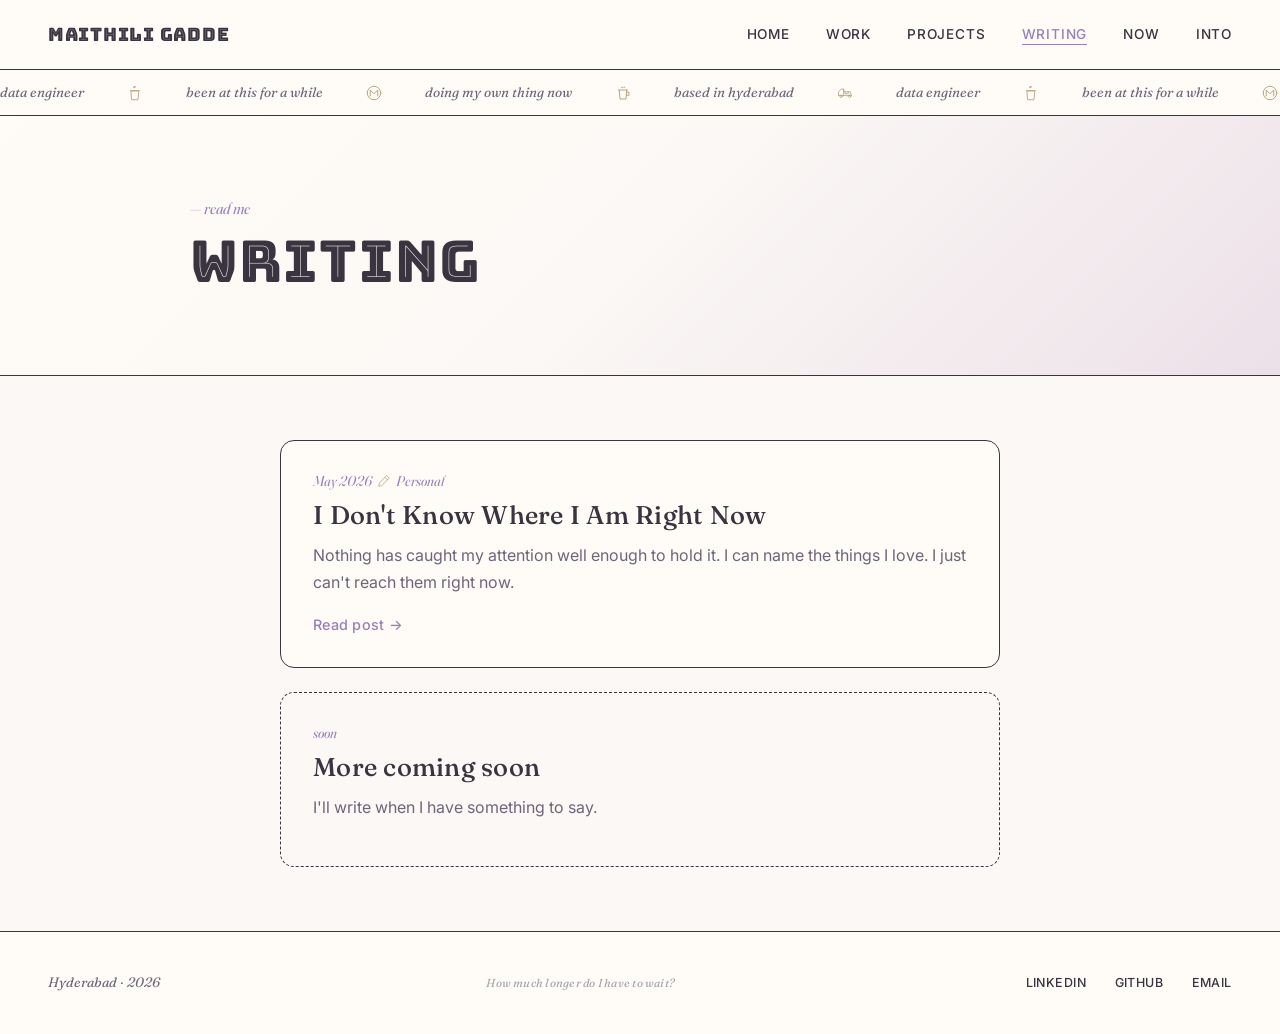
<file: writing.html>
<!DOCTYPE html>
<html lang="en">
<head>
<meta charset="UTF-8">
<meta name="viewport" content="width=device-width, initial-scale=1.0">
<title>Maithili Gadde — Writing</title>
<meta name="description" content="Things I've written. No schedule, no theme.">
<meta property="og:title" content="Maithili Gadde — Writing">
<meta property="og:description" content="Things I've written. No schedule, no theme.">
<meta property="og:type" content="website">
<meta property="og:url" content="https://maithiligadde.com/writing.html">
<meta property="og:image" content="https://maithiligadde.com/hero-portrait.jpg">
<link rel="icon" href="data:image/svg+xml,<svg xmlns='http://www.w3.org/2000/svg' viewBox='0 0 100 100'><text y='.9em' font-size='90'>M</text></svg>">
<link href="https://fonts.googleapis.com/css2?family=Bungee+Inline&family=Fraunces:ital,opsz,wght@0,9..144,300;0,9..144,400;0,9..144,500;1,9..144,400&family=Inter:wght@300;400;500;600&display=swap" rel="stylesheet">
<link rel="stylesheet" href="styles.css">
</head>
<body>

<a href="#main" class="skip-link">Skip to content</a>

<nav>
  <a href="index.html" class="nav-logo">MAITHILI GADDE</a>
  <ul class="nav-links" id="navLinks">
    <li><a href="index.html">Home</a></li>
    <li><a href="work.html">Work</a></li>
    <li><a href="projects.html">Projects</a></li>
    <li><a href="writing.html" class="active">Writing</a></li>
    <li><a href="now.html">Now</a></li>
    <li><a href="into.html">Into</a></li>
  </ul>
  <button class="nav-toggle" id="navToggle" aria-label="Toggle navigation" aria-expanded="false">
    <span></span><span></span><span></span>
  </button>
</nav>

<div class="marquee" aria-hidden="true">
  <div class="marquee-track">
    <span>data engineer <svg class="nyc-icon"><use href="#i-coffee"/></svg> been at this for a while <svg class="nyc-icon"><use href="#i-metro"/></svg> doing my own thing now <svg class="nyc-icon"><use href="#i-chai"/></svg> based in hyderabad <svg class="nyc-icon"><use href="#i-rick"/></svg></span>
    <span>data engineer <svg class="nyc-icon"><use href="#i-coffee"/></svg> been at this for a while <svg class="nyc-icon"><use href="#i-metro"/></svg> doing my own thing now <svg class="nyc-icon"><use href="#i-chai"/></svg> based in hyderabad <svg class="nyc-icon"><use href="#i-rick"/></svg></span>
  </div>
</div>

<main id="main">
<section class="page-hero">
  <div class="page-hero-inner">
    <div class="page-eyebrow">— read me</div>
    <h1 class="page-title">WRITING</h1>
  </div>
</section>

<section class="writing-section">
  <div class="post-list">

    <article class="post-card fade-up delay-1">
      <div class="post-meta">May 2026 <svg class="inline-icon"><use href="#i-pen"/></svg> Personal</div>
      <h2 class="post-title"><a href="blog/i-dont-know.html">I Don't Know Where I Am Right Now</a></h2>
      <p>Nothing has caught my attention well enough to hold it. I can name the things I love. I just can't reach them right now.</p>
      <a href="blog/i-dont-know.html" class="post-link">Read post &rarr;</a>
    </article>

    <article class="post-card post-card-empty fade-up delay-2">
      <div class="post-meta">soon</div>
      <h2 class="post-title">More coming soon</h2>
      <p>I'll write when I have something to say.</p>
    </article>

  </div>
</section>

</main>

<footer>
  <div class="footer-location">Hyderabad &middot; 2026</div>
  <div class="footer-lyric" id="footerLyric"></div>
  <div class="links">
    <a href="https://www.linkedin.com/in/maithiligadde/" target="_blank" rel="noopener">LinkedIn</a>
    <a href="https://github.com/maithiligadde" target="_blank" rel="noopener">GitHub</a>
    <a href="mailto:maithili.gadde@gmail.com">Email</a>
  </div>
</footer>

<script src="main.js"></script>

</body>
</html>
</file>
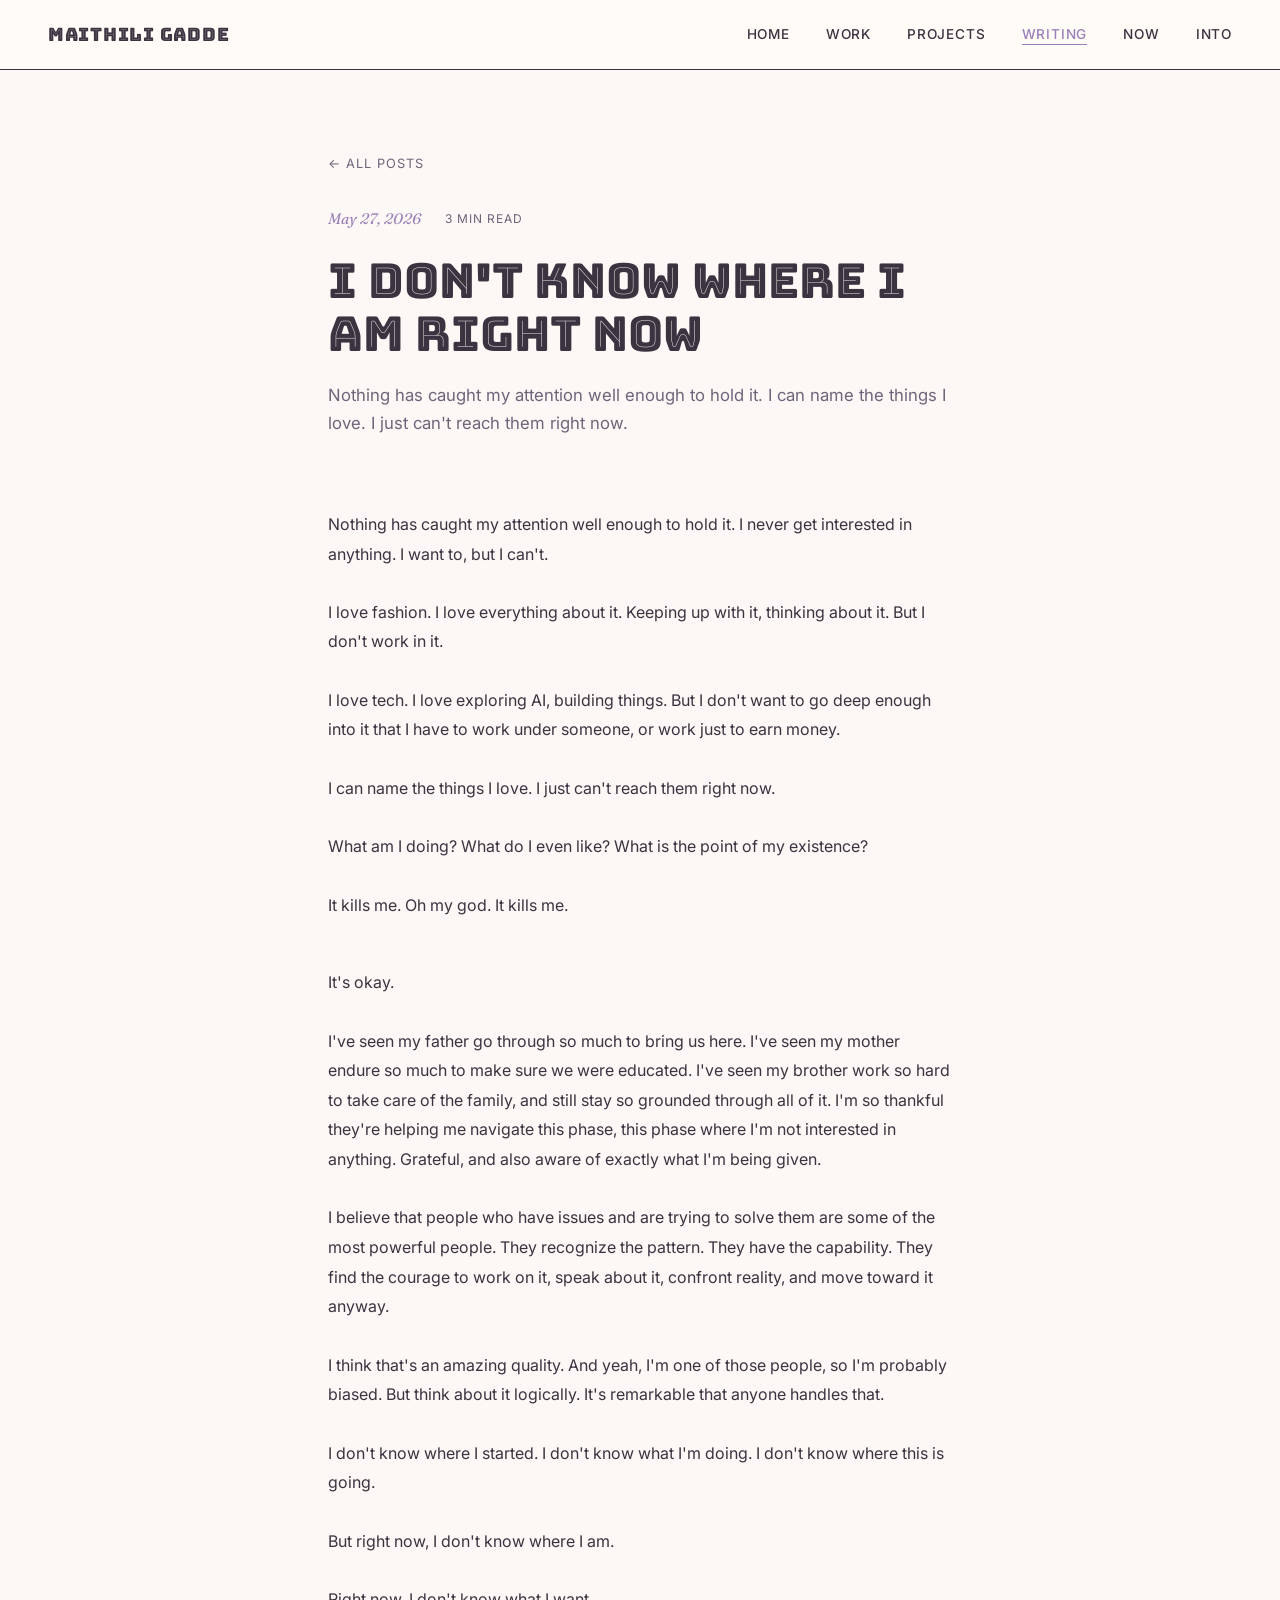
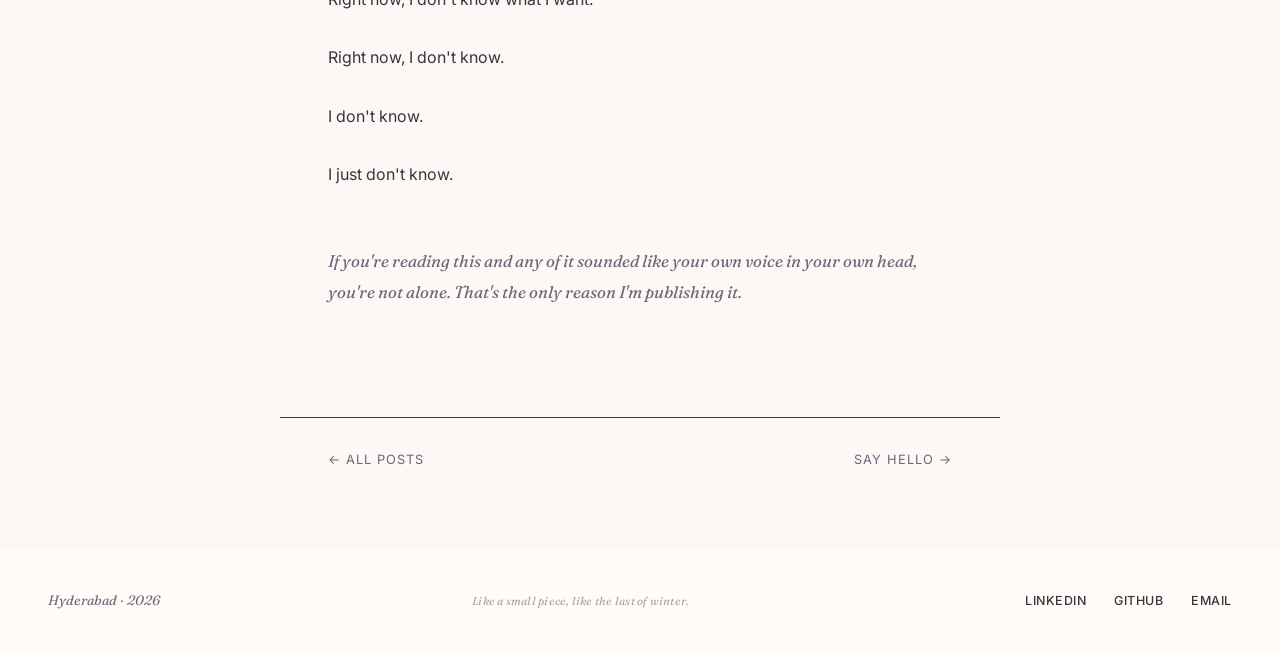
<file: blog/i-dont-know.html>
<!DOCTYPE html>
<html lang="en">
<head>
<meta charset="UTF-8">
<meta name="viewport" content="width=device-width, initial-scale=1.0">
<title>I Don't Know Where I Am Right Now — Maithili Gadde</title>
<meta name="description" content="Nothing has caught my attention well enough to hold it. I can name the things I love. I just can't reach them right now.">
<meta property="og:title" content="I Don't Know Where I Am Right Now — Maithili Gadde">
<meta property="og:description" content="Nothing has caught my attention well enough to hold it. I can name the things I love. I just can't reach them right now.">
<meta property="og:type" content="article">
<meta property="og:url" content="https://maithiligadde.com/blog/i-dont-know.html">
<meta property="og:image" content="https://maithiligadde.com/hero-portrait.jpg">
<link rel="icon" href="data:image/svg+xml,<svg xmlns='http://www.w3.org/2000/svg' viewBox='0 0 100 100'><text y='.9em' font-size='90'>M</text></svg>">
<link href="https://fonts.googleapis.com/css2?family=Bungee+Inline&family=Fraunces:ital,opsz,wght@0,9..144,300;0,9..144,400;0,9..144,500;1,9..144,400&family=Inter:wght@300;400;500;600&display=swap" rel="stylesheet">
<link rel="stylesheet" href="../styles.css">
<style>
  .article-header {
    padding: 5rem 3rem 2rem;
    max-width: 720px;
    margin: 0 auto;
  }
  .article-back {
    display: inline-block;
    font-size: 0.8rem;
    letter-spacing: 0.08em;
    text-transform: uppercase;
    text-decoration: none;
    color: var(--ink-muted);
    margin-bottom: 2rem;
    transition: color 0.3s;
  }
  .article-back:hover { color: var(--rose-deep); }
  .article-meta {
    display: flex;
    align-items: center;
    gap: 1.5rem;
    margin-bottom: 1.5rem;
  }
  .article-date {
    font-family: var(--serif);
    font-style: italic;
    font-size: 0.95rem;
    color: var(--rose-deep);
  }
  .article-read-time {
    font-size: 0.75rem;
    letter-spacing: 0.08em;
    text-transform: uppercase;
    color: var(--ink-muted);
  }
  .article-title {
    font-family: var(--display);
    font-size: clamp(2rem, 5vw, 3rem);
    font-weight: 400;
    line-height: 1.1;
    margin-bottom: 1.25rem;
  }
  .article-subtitle {
    font-size: 1.05rem;
    color: var(--ink-muted);
    line-height: 1.7;
  }
  .article-body {
    max-width: 720px;
    margin: 0 auto;
    padding: 2.5rem 3rem 5rem;
  }
  .article-body p {
    font-size: 1rem;
    color: var(--ink);
    margin-bottom: 1.8rem;
    line-height: 1.85;
  }
  .article-body p.breath {
    margin-top: 3rem;
  }
  .article-body p.closing {
    margin-top: 3.5rem;
    font-family: var(--serif);
    font-style: italic;
    font-size: 1.05rem;
    color: var(--ink-muted);
  }
  .article-body h2 {
    font-family: var(--heading);
    font-size: 1.6rem;
    font-weight: 500;
    margin-top: 3rem;
    margin-bottom: 1.2rem;
    line-height: 1.3;
  }
  .article-body blockquote {
    border-left: 2px solid var(--rose);
    padding-left: 1.5rem;
    margin: 2rem 0;
    font-family: var(--serif);
    font-size: 1.2rem;
    font-style: italic;
    color: var(--ink-muted);
    line-height: 1.6;
  }
  .article-body a {
    color: var(--rose-deep);
    text-decoration: underline;
    text-underline-offset: 3px;
    transition: color 0.3s;
  }
  .article-body a:hover { color: var(--ink); }
  .article-footer {
    max-width: 720px;
    margin: 0 auto;
    padding: 0 3rem 5rem;
    border-top: 1px solid var(--ink);
    padding-top: 2rem;
    display: flex;
    justify-content: space-between;
    align-items: center;
  }
  .article-footer a {
    font-size: 0.8rem;
    letter-spacing: 0.08em;
    text-transform: uppercase;
    text-decoration: none;
    color: var(--ink-muted);
    transition: color 0.3s;
  }
  .article-footer a:hover { color: var(--rose-deep); }
  @media (max-width: 800px) {
    .article-header { padding: 3rem 1.25rem 1.5rem; }
    .article-body { padding: 1.5rem 1.25rem 3rem; }
    .article-footer { padding: 1.5rem 1.25rem 3rem; flex-direction: column; gap: 1rem; }
  }
</style>
</head>
<body>

<a href="#main" class="skip-link">Skip to content</a>

<nav>
  <a href="../index.html" class="nav-logo">MAITHILI GADDE</a>
  <ul class="nav-links" id="navLinks">
    <li><a href="../index.html">Home</a></li>
    <li><a href="../work.html">Work</a></li>
    <li><a href="../projects.html">Projects</a></li>
    <li><a href="../writing.html" class="active">Writing</a></li>
    <li><a href="../now.html">Now</a></li>
    <li><a href="../into.html">Into</a></li>
  </ul>
  <button class="nav-toggle" id="navToggle" aria-label="Toggle navigation" aria-expanded="false">
    <span></span><span></span><span></span>
  </button>
</nav>

<main id="main">
<div class="article-header fade-up delay-1">
  <a href="../writing.html" class="article-back">&larr; All Posts</a>
  <div class="article-meta">
    <span class="article-date">May 27, 2026</span>
    <span class="article-read-time">3 min read</span>
  </div>
  <h1 class="article-title">I Don't Know Where I Am Right Now</h1>
  <p class="article-subtitle">Nothing has caught my attention well enough to hold it. I can name the things I love. I just can't reach them right now.</p>
</div>

<div class="article-body fade-up delay-2">

  <p>Nothing has caught my attention well enough to hold it. I never get interested in anything. I want to, but I can't.</p>

  <p>I love fashion. I love everything about it. Keeping up with it, thinking about it. But I don't work in it.</p>

  <p>I love tech. I love exploring AI, building things. But I don't want to go deep enough into it that I have to work under someone, or work just to earn money.</p>

  <p>I can name the things I love. I just can't reach them right now.</p>

  <p>What am I doing? What do I even like? What is the point of my existence?</p>

  <p>It kills me. Oh my god. It kills me.</p>

  <p class="breath">It's okay.</p>

  <p>I've seen my father go through so much to bring us here. I've seen my mother endure so much to make sure we were educated. I've seen my brother work so hard to take care of the family, and still stay so grounded through all of it. I'm so thankful they're helping me navigate this phase, this phase where I'm not interested in anything. Grateful, and also aware of exactly what I'm being given.</p>

  <p>I believe that people who have issues and are trying to solve them are some of the most powerful people. They recognize the pattern. They have the capability. They find the courage to work on it, speak about it, confront reality, and move toward it anyway.</p>

  <p>I think that's an amazing quality. And yeah, I'm one of those people, so I'm probably biased. But think about it logically. It's remarkable that anyone handles that.</p>

  <p>I don't know where I started. I don't know what I'm doing. I don't know where this is going.</p>

  <p>But right now, I don't know where I am.</p>

  <p>Right now, I don't know what I want.</p>

  <p>Right now, I don't know.</p>

  <p>I don't know.</p>

  <p>I just don't know.</p>

  <p class="closing">If you're reading this and any of it sounded like your own voice in your own head, you're not alone. That's the only reason I'm publishing it.</p>

</div>

<div class="article-footer">
  <a href="../writing.html">&larr; All Posts</a>
  <a href="mailto:maithili.gadde@gmail.com">Say Hello &rarr;</a>
</div>

</main>

<footer>
  <div class="footer-location">Hyderabad &middot; 2026</div>
  <div class="footer-lyric" id="footerLyric"></div>
  <div class="links">
    <a href="https://www.linkedin.com/in/maithiligadde/" target="_blank" rel="noopener">LinkedIn</a>
    <a href="https://github.com/maithiligadde" target="_blank" rel="noopener">GitHub</a>
    <a href="mailto:maithili.gadde@gmail.com">Email</a>
  </div>
</footer>

<script src="../main.js" data-root="../"></script>

</body>
</html>
</file>
<file: styles.css>
:root {
  --cream: #FBF8F5;
  --cream-light: #FFFCF7;
  --rose: #C9B3D8;
  --rose-soft: #E8DCF0;
  --rose-deep: #9B7FB8;
  --sage: #D9C9A0;
  --sage-deep: #B8A47A;
  --ink: #3A3340;
  --ink-muted: #6E657A;
  --display: 'Bungee Inline', cursive;
  --heading: 'Fraunces', Georgia, serif;
  --serif: 'Fraunces', Georgia, serif;
  --sans: 'Inter', system-ui, sans-serif;
}
* { margin:0; padding:0; box-sizing:border-box; }
body {
  font-family: var(--sans);
  background: var(--cream);
  color: var(--ink);
  font-weight: 400;
  line-height: 1.6;
  overflow-x: hidden;
}
::selection { background: var(--rose); color: white; }

/* ── skip link ── */
.skip-link {
  position: absolute;
  top: -100%;
  left: 1rem;
  background: var(--ink);
  color: var(--cream);
  padding: 0.5rem 1rem;
  border-radius: 0 0 6px 6px;
  font-size: 0.85rem;
  text-decoration: none;
  z-index: 100;
  transition: top 0.2s;
}
.skip-link:focus {
  top: 0;
}

/* ── nav ── */
nav {
  background: var(--cream-light);
  border-bottom: 1px solid var(--ink);
  padding: 1.25rem 3rem;
  display: flex;
  justify-content: space-between;
  align-items: center;
  position: relative;
  z-index: 5;
}
.nav-logo {
  font-family: var(--display);
  font-size: 1.15rem;
  color: var(--ink);
  text-decoration: none;
  letter-spacing: 0.04em;
}
.nav-links {
  display: flex;
  gap: 2.25rem;
  list-style: none;
  font-size: 0.85rem;
  letter-spacing: 0.06em;
  text-transform: uppercase;
  font-weight: 500;
}
.nav-links a {
  text-decoration: none;
  color: var(--ink);
  transition: color 0.2s;
}
.nav-links a:hover { color: var(--rose-deep); }

/* ── marquee ── */
.marquee {
  background: var(--cream-light);
  border-bottom: 1px solid var(--ink);
  padding: 0.7rem 0;
  overflow: hidden;
}
.marquee-track {
  display: flex;
  white-space: nowrap;
  animation: scroll 28s linear infinite;
  gap: 2.5rem;
}
.marquee span {
  font-size: 0.85rem;
  display: inline-flex;
  align-items: center;
  gap: 2.5rem;
  font-family: var(--serif);
  font-style: italic;
  color: var(--ink-muted);
}
.marquee .star {
  color: var(--sage-deep);
  font-style: normal;
}

/* ── inline NYC icons ── */
.nyc-icon {
  display: inline-block;
  width: 18px;
  height: 18px;
  vertical-align: -0.25em;
  color: var(--sage-deep);
  margin: 0 0.15em;
  flex-shrink: 0;
}
.nyc-icon-sm {
  width: 14px;
  height: 14px;
  vertical-align: -0.18em;
}
.nyc-icon-lg {
  width: 24px;
  height: 24px;
  vertical-align: -0.35em;
}
.panel-icon {
  display: inline-block;
  width: 16px;
  height: 16px;
  vertical-align: -0.2em;
  color: var(--rose-deep);
  margin: 0 0.15em;
}
@keyframes scroll {
  from { transform: translateX(0); }
  to { transform: translateX(-50%); }
}

/* ── hero ── */
.hero {
  display: grid;
  grid-template-columns: 1.5fr 1fr;
  min-height: 480px;
  border-bottom: 1px solid var(--ink);
}
.hero-left {
  background: linear-gradient(135deg, var(--cream-light) 0%, var(--cream) 50%, #ECE0E8 100%);
  padding: 4rem 3.5rem;
  display: flex;
  flex-direction: column;
  justify-content: center;
  border-right: 1px solid var(--ink);
}
.hero-left h1 {
  font-family: var(--display);
  font-size: 3rem;
  font-weight: 400;
  line-height: 1.05;
  letter-spacing: 0.01em;
  margin-bottom: 1.75rem;
  color: var(--ink);
}
.hero-left h1 .rose-line {
  color: var(--rose-deep);
}
.hero-left .star-after {
  display: inline-block;
  color: var(--sage-deep);
  margin-left: 0.3em;
}
.hero-sub {
  font-size: 1rem;
  max-width: 380px;
  margin-bottom: 2rem;
  color: var(--ink-muted);
  line-height: 1.7;
}
.btn {
  display: inline-flex;
  align-items: center;
  gap: 0.6rem;
  background: var(--rose);
  color: white;
  padding: 0.85rem 1.7rem;
  border-radius: 999px;
  font-size: 0.88rem;
  font-weight: 500;
  text-decoration: none;
  letter-spacing: 0.03em;
  border: 1px solid var(--ink);
  transition: transform 0.2s, background 0.2s;
  width: fit-content;
}
.btn:hover { background: var(--rose-deep); transform: translateY(-2px); }
.btn .star { color: white; }

.hero-right {
  background: var(--rose-soft);
  position: relative;
  overflow: hidden;
  display: flex;
  align-items: center;
  justify-content: center;
  padding: 2rem;
}
.portrait-frame {
  width: 100%;
  max-width: 300px;
  aspect-ratio: 4/5;
  border-radius: 4px;
  position: relative;
  overflow: hidden;
  background: var(--ink);
}
.portrait-frame img {
  width: 100%;
  height: 100%;
  object-fit: cover;
  display: block;
  filter: contrast(1.05);
}
.corner-mark {
  position: absolute;
  width: 14px;
  height: 14px;
  color: rgba(255,255,255,0.8);
  z-index: 2;
  filter: drop-shadow(0 1px 2px rgba(0,0,0,0.3));
}
.corner-mark.tl { top: 1rem; left: 1rem; }
.corner-mark.tr { top: 1rem; right: 1rem; }
.corner-mark.bl { bottom: 1rem; left: 1rem; }
.corner-mark.br { bottom: 1rem; right: 1rem; }

/* ── rooms ── */
.rooms-section {
  padding: 3.5rem 3rem;
  background: var(--cream);
  border-bottom: 1px solid var(--ink);
}
.section-eyebrow {
  font-family: var(--serif);
  font-style: italic;
  font-size: 1rem;
  color: var(--rose-deep);
  text-align: center;
  margin-bottom: 0.5rem;
}
.section-eyebrow .star { color: var(--sage-deep); margin: 0 0.4em; }
.section-title {
  font-family: var(--display);
  font-size: 2.4rem;
  text-align: center;
  color: var(--rose-deep);
  letter-spacing: 0.02em;
  margin-bottom: 2rem;
}
.rooms-grid {
  display: grid;
  grid-template-columns: repeat(2, 1fr);
  gap: 1.5rem;
  max-width: 900px;
  margin: 0 auto;
}
.room-card {
  background: var(--cream-light);
  border: 1px solid var(--ink);
  border-radius: 18px;
  padding: 2rem;
  text-decoration: none;
  color: var(--ink);
  transition: transform 0.2s, box-shadow 0.2s;
  display: block;
}
.room-card:hover {
  transform: translate(-3px, -3px);
  box-shadow: 6px 6px 0 var(--ink);
}
.room-label {
  display: inline-flex;
  align-items: center;
  gap: 0.4rem;
  background: var(--rose-soft);
  color: var(--rose-deep);
  padding: 0.3rem 0.85rem;
  border-radius: 999px;
  font-size: 0.75rem;
  font-weight: 500;
  letter-spacing: 0.05em;
  text-transform: uppercase;
  margin-bottom: 1rem;
  border: 1px solid var(--ink);
}
.room-label .star { color: var(--sage-deep); }
.room-card h3 {
  font-family: var(--heading);
  font-size: 1.5rem;
  font-weight: 500;
  margin-bottom: 0.6rem;
  letter-spacing: 0.01em;
}
.room-card p {
  font-size: 0.88rem;
  color: var(--ink-muted);
  line-height: 1.55;
}

/* ── mobile nav toggle ── */
.nav-toggle {
  display: none;
  background: none;
  border: none;
  cursor: pointer;
  padding: 0.5rem;
  z-index: 10;
}
.nav-toggle span {
  display: block;
  width: 22px;
  height: 1.5px;
  background: var(--ink);
  margin: 5px 0;
  transition: all 0.3s;
}

/* ── contact section ── */
.contact-section {
  background: var(--rose-soft);
  padding: 3.5rem 3rem;
  border-bottom: 1px solid var(--ink);
  text-align: center;
}
.contact-section .section-title { color: var(--ink); }
.contact-inner {
  max-width: 600px;
  margin: 0 auto;
}
.contact-inner p {
  font-size: 1.05rem;
  color: var(--ink-muted);
  line-height: 1.7;
  margin-bottom: 2rem;
}
.contact-email {
  font-family: var(--heading);
  font-size: 1.4rem;
  font-weight: 400;
  color: var(--ink);
  text-decoration: none;
  border-bottom: 2px solid var(--rose);
  padding-bottom: 2px;
  transition: color 0.3s, border-color 0.3s;
}
.contact-email:hover {
  color: var(--rose-deep);
  border-color: var(--rose-deep);
}

/* ── footer ── */
footer {
  background: var(--cream-light);
  padding: 2.5rem 3rem;
  display: flex;
  justify-content: space-between;
  align-items: center;
  font-size: 0.85rem;
}
footer .tag {
  font-family: var(--serif);
  font-style: italic;
  color: var(--ink-muted);
}
footer .ny { color: var(--rose-deep); }
footer .links a {
  color: var(--ink);
  text-decoration: none;
  margin-left: 1.5rem;
  font-weight: 500;
  letter-spacing: 0.04em;
  text-transform: uppercase;
  font-size: 0.78rem;
}
footer .links a:hover { color: var(--rose-deep); }
footer .footer-location {
  font-family: var(--serif);
  font-style: italic;
  color: var(--ink-muted);
}
footer .footer-lyric {
  font-family: var(--serif);
  font-style: italic;
  font-size: 0.72rem;
  color: var(--ink-muted);
  opacity: 0.6;
  letter-spacing: 0.02em;
}

@media (max-width: 800px) {
  nav { padding: 1rem 1.25rem; }
  .nav-toggle { display: block; }
  .nav-links {
    position: fixed;
    top: 0;
    right: -100%;
    width: 70%;
    height: 100vh;
    background: var(--cream);
    flex-direction: column;
    justify-content: center;
    align-items: center;
    gap: 2rem;
    transition: right 0.4s ease;
    border-left: 1px solid var(--ink);
    z-index: 9;
    font-size: 0.85rem;
  }
  .nav-links.open { right: 0; }
  .hero { grid-template-columns: 1fr; }
  .hero-left { border-right: none; border-bottom: 1px solid var(--ink); padding: 3rem 1.5rem; }
  .hero-left h1 { font-size: 2.1rem; }
  .hero-right { min-height: 360px; }
  .rooms-section, .contact-section { padding: 3rem 1.25rem; }
  .rooms-grid { grid-template-columns: 1fr; gap: 1rem; }
  .section-title { font-size: 1.8rem; }
  footer { flex-direction: column; gap: 1rem; padding: 2rem 1.25rem; text-align: center; }
  footer .links a { margin: 0 0.75rem; }
}

/* ─────────────────────────────────────────
   INNER PAGE STYLES
   ───────────────────────────────────────── */

/* Page hero - shared shell across inner pages */
.page-hero {
  background: linear-gradient(135deg, var(--cream-light) 0%, var(--cream) 50%, #ECE0E8 100%);
  border-bottom: 1px solid var(--ink);
  padding: 5rem 3rem 4rem;
}
.page-hero-inner {
  max-width: 900px;
  margin: 0 auto;
}
.page-eyebrow {
  font-family: var(--serif);
  font-style: italic;
  font-size: 1rem;
  color: var(--rose-deep);
  margin-bottom: 0.75rem;
  font-variation-settings: "opsz" 144;
}
.page-title {
  font-family: var(--display);
  font-size: 3.6rem;
  font-weight: 400;
  line-height: 1;
  letter-spacing: 0.02em;
  color: var(--ink);
  margin-bottom: 1.25rem;
}
.page-intro {
  font-size: 1.1rem;
  max-width: 620px;
  color: var(--ink-muted);
  line-height: 1.65;
}

/* Active nav state */
.nav-links a.active {
  color: var(--rose-deep);
  border-bottom: 1px solid var(--rose-deep);
  padding-bottom: 2px;
}

/* Inline icon (next to text, smaller) */
.inline-icon {
  display: inline-block;
  width: 14px;
  height: 14px;
  vertical-align: -0.18em;
  color: var(--sage-deep);
  margin: 0 0.2em;
}

/* ─── WORK PAGE: timeline ─── */
.timeline-section {
  background: var(--cream);
  padding: 4rem 3rem;
  border-bottom: 1px solid var(--ink);
}
.timeline {
  max-width: 800px;
  margin: 0 auto;
  position: relative;
}
.timeline::before {
  content: '';
  position: absolute;
  left: 0;
  top: 0;
  bottom: 0;
  width: 2px;
  background: var(--rose-soft);
}
.timeline-item {
  padding-left: 3rem;
  padding-bottom: 3rem;
  position: relative;
}
.timeline-item::before {
  content: '';
  position: absolute;
  left: -7px;
  top: 0.5rem;
  width: 16px;
  height: 16px;
  background: var(--cream);
  border: 2px solid var(--rose-deep);
  border-radius: 50%;
}
.timeline-item:last-child {
  padding-bottom: 0;
}
.timeline-date {
  font-family: var(--serif);
  font-style: italic;
  color: var(--rose-deep);
  font-size: 0.95rem;
  margin-bottom: 0.5rem;
  font-variation-settings: "opsz" 144;
}
.timeline-role {
  font-family: var(--heading);
  font-size: 1.5rem;
  font-weight: 500;
  letter-spacing: 0.01em;
  color: var(--ink);
  margin-bottom: 0.25rem;
  line-height: 1.15;
}
.timeline-org {
  font-size: 0.95rem;
  color: var(--ink-muted);
  margin-bottom: 1rem;
  font-style: italic;
  font-family: var(--serif);
  font-variation-settings: "opsz" 144;
}
.timeline-content p {
  color: var(--ink-muted);
  line-height: 1.7;
  margin-bottom: 1rem;
}
.timeline-tags {
  display: flex;
  flex-wrap: wrap;
  gap: 0.5rem;
  margin-top: 1rem;
}
.tag {
  background: var(--rose-soft);
  color: var(--rose-deep);
  font-size: 0.75rem;
  padding: 0.3rem 0.8rem;
  border-radius: 999px;
  font-weight: 500;
  letter-spacing: 0.03em;
  border: 1px solid var(--ink);
}

/* ─── WORK PAGE: stack grid ─── */
.stack-section {
  background: var(--cream-light);
  padding: 4rem 3rem;
  border-bottom: 1px solid var(--ink);
}
.stack-section .section-eyebrow {
  text-align: center;
}
.stack-grid {
  display: grid;
  grid-template-columns: repeat(auto-fill, minmax(160px, 1fr));
  gap: 1rem;
  max-width: 900px;
  margin: 0 auto;
}
.stack-item {
  background: var(--cream);
  border: 1px solid var(--ink);
  border-radius: 12px;
  padding: 1.2rem;
  text-align: center;
  transition: transform 0.2s, box-shadow 0.2s;
}
.stack-item:hover {
  transform: translate(-2px, -2px);
  box-shadow: 4px 4px 0 var(--ink);
}
.stack-item strong {
  display: block;
  font-family: var(--heading);
  font-size: 1.1rem;
  font-weight: 500;
  color: var(--ink);
  margin-bottom: 0.25rem;
  letter-spacing: 0.01em;
}
.stack-item span {
  font-size: 0.78rem;
  color: var(--ink-muted);
  text-transform: uppercase;
  letter-spacing: 0.08em;
}

/* ─── PROJECTS PAGE ─── */
.projects-section {
  background: var(--cream);
  padding: 4rem 3rem;
  border-bottom: 1px solid var(--ink);
}
.project-list {
  max-width: 800px;
  margin: 0 auto;
  display: flex;
  flex-direction: column;
  gap: 2rem;
}
.project-card {
  background: var(--cream-light);
  border: 1px solid var(--ink);
  border-radius: 18px;
  padding: 2rem;
  display: grid;
  grid-template-columns: 60px 1fr;
  gap: 1.5rem;
  transition: transform 0.2s, box-shadow 0.2s;
}
.project-card:hover {
  transform: translate(-3px, -3px);
  box-shadow: 6px 6px 0 var(--ink);
}
.project-card-open {
  background: var(--rose-soft);
}
.project-num {
  font-family: var(--heading);
  font-size: 2rem;
  font-weight: 400;
  font-style: italic;
  color: var(--rose-deep);
  line-height: 1;
  letter-spacing: 0.02em;
}
.project-title {
  font-family: var(--heading);
  font-size: 1.6rem;
  font-weight: 500;
  letter-spacing: 0.01em;
  color: var(--ink);
  margin-bottom: 0.75rem;
  line-height: 1.1;
}
.project-body p {
  color: var(--ink-muted);
  line-height: 1.7;
  margin-bottom: 1rem;
}

/* ─── WRITING PAGE ─── */
.writing-section {
  background: var(--cream);
  padding: 4rem 3rem;
  border-bottom: 1px solid var(--ink);
}
.post-list {
  max-width: 720px;
  margin: 0 auto;
  display: flex;
  flex-direction: column;
  gap: 1.5rem;
}
.post-card {
  background: var(--cream-light);
  border: 1px solid var(--ink);
  border-radius: 14px;
  padding: 1.8rem 2rem;
}
.post-meta {
  font-family: var(--serif);
  font-style: italic;
  color: var(--rose-deep);
  font-size: 0.9rem;
  margin-bottom: 0.5rem;
  font-variation-settings: "opsz" 144;
}
.post-title {
  font-family: var(--heading);
  font-size: 1.6rem;
  font-weight: 500;
  letter-spacing: 0.01em;
  margin-bottom: 0.75rem;
  line-height: 1.15;
}
.post-title a {
  color: var(--ink);
  text-decoration: none;
}
.post-title a:hover {
  color: var(--rose-deep);
}
.post-card p {
  color: var(--ink-muted);
  line-height: 1.7;
  margin-bottom: 1rem;
}
.post-card-empty {
  background: var(--cream);
  opacity: 0.7;
  border-style: dashed;
}
.post-link {
  color: var(--rose-deep);
  text-decoration: none;
  font-size: 0.9rem;
  font-weight: 500;
  letter-spacing: 0.02em;
}
.post-link:hover { color: var(--ink); }
.writing-footer {
  max-width: 720px;
  margin: 2.5rem auto 0;
  text-align: center;
}

/* ─── NOW PAGE ─── */
.now-page-section {
  background: var(--cream);
  padding: 4rem 3rem;
  border-bottom: 1px solid var(--ink);
}
.now-content {
  max-width: 680px;
  margin: 0 auto;
  background: var(--cream-light);
  border: 1px solid var(--ink);
  border-radius: 18px;
  padding: 3rem 2.5rem;
}
.now-h2 {
  font-family: var(--heading);
  font-size: 1.3rem;
  font-weight: 500;
  color: var(--rose-deep);
  letter-spacing: 0.01em;
  margin-top: 2rem;
  margin-bottom: 0.75rem;
}
.now-h2:first-child { margin-top: 0; }
.now-content p {
  color: var(--ink);
  line-height: 1.75;
  margin-bottom: 0.8rem;
}
.now-updated {
  margin-top: 2rem;
  font-style: italic;
  color: var(--ink-muted);
  font-size: 0.85rem;
  font-family: var(--serif);
  font-variation-settings: "opsz" 144;
}

/* ─── INTO PAGE ─── */
.into-section {
  background: var(--cream);
  padding: 4rem 3rem;
  border-bottom: 1px solid var(--ink);
}
.into-content {
  max-width: 720px;
  margin: 0 auto;
}
.into-heading {
  font-family: var(--heading);
  font-size: 1.6rem;
  font-weight: 500;
  margin-bottom: 2rem;
  color: var(--ink);
}
.lately-grid {
  display: grid;
  grid-template-columns: repeat(2, 1fr);
  gap: 1.25rem;
}
.lately-card {
  background: var(--cream-light);
  border: 1px solid var(--ink);
  border-radius: 12px;
  padding: 1.5rem;
  transition: transform 0.3s cubic-bezier(0.34, 1.56, 0.64, 1), box-shadow 0.2s;
}
.lately-card:hover {
  transform: translate(-3px, -5px) rotate(-0.5deg);
  box-shadow: 6px 8px 0 var(--ink);
}
.lately-label {
  font-size: 0.7rem;
  letter-spacing: 0.1em;
  text-transform: uppercase;
  color: var(--rose-deep);
  margin-bottom: 0.6rem;
}
.lately-item {
  font-family: var(--heading);
  font-size: 1.25rem;
  font-weight: 500;
  color: var(--ink);
  line-height: 1.3;
}
.lately-detail {
  font-size: 0.9rem;
  color: var(--ink-muted);
  margin-top: 0.2rem;
}
.lately-note {
  font-family: var(--serif);
  font-style: italic;
  font-size: 0.85rem;
  color: var(--ink-muted);
  margin-top: 0.75rem;
  line-height: 1.5;
}
.lately-updated {
  font-size: 0.75rem;
  letter-spacing: 0.08em;
  text-transform: lowercase;
  color: var(--ink-muted);
  margin-top: 2rem;
}

/* ─── Animations & whimsy ─── */
@keyframes fadeSlideUp {
  from { opacity: 0; transform: translateY(20px); }
  to { opacity: 1; transform: translateY(0); }
}
@keyframes fadeSlideLeft {
  from { opacity: 0; transform: translateX(-15px); }
  to { opacity: 1; transform: translateX(0); }
}
@keyframes floatDot {
  0%, 100% { transform: translateY(0); }
  50% { transform: translateY(-4px); }
}
@keyframes gentlePulse {
  0%, 100% { opacity: 0.6; }
  50% { opacity: 1; }
}
@keyframes wiggle {
  0%, 100% { transform: rotate(0deg); }
  25% { transform: rotate(2deg); }
  75% { transform: rotate(-2deg); }
}

.fade-up {
  opacity: 0;
  animation: fadeSlideUp 0.5s ease forwards;
}
.fade-left {
  opacity: 0;
  animation: fadeSlideLeft 0.5s ease forwards;
}
.delay-1 { animation-delay: 0.1s; }
.delay-2 { animation-delay: 0.2s; }
.delay-3 { animation-delay: 0.35s; }
.delay-4 { animation-delay: 0.5s; }
.delay-5 { animation-delay: 0.65s; }
.delay-6 { animation-delay: 0.8s; }

.hover-tilt {
  transition: transform 0.3s cubic-bezier(0.34, 1.56, 0.64, 1), box-shadow 0.2s;
}
.hover-tilt:hover {
  transform: translate(-3px, -5px) rotate(-0.5deg);
  box-shadow: 6px 8px 0 var(--ink);
}

.hover-lift {
  transition: transform 0.25s ease, box-shadow 0.25s ease;
}
.hover-lift:hover {
  transform: translateY(-3px);
  box-shadow: 0 4px 12px rgba(58, 51, 64, 0.1);
}

.float-dot {
  display: inline-block;
  width: 8px;
  height: 8px;
  background: var(--rose-deep);
  border-radius: 50%;
  margin-left: 6px;
  animation: floatDot 2s ease-in-out infinite;
}

/* hero title letter spacing animation */
@keyframes breathe {
  0%, 100% { letter-spacing: 0.05em; }
  50% { letter-spacing: 0.08em; }
}
.page-title {
  animation: breathe 6s ease-in-out infinite;
}

/* page hero fade in */
.page-hero-inner {
  opacity: 0;
  animation: fadeSlideUp 0.6s ease forwards;
  animation-delay: 0.1s;
}

/* section eyebrows get a gentle pulse */
.page-eyebrow, .section-eyebrow {
  animation: gentlePulse 3s ease-in-out infinite;
}

/* nav logo wiggle on hover */
.nav-logo {
  transition: transform 0.3s ease;
}
.nav-logo:hover {
  animation: wiggle 0.4s ease;
}

/* ─── Mobile adjustments ─── */
@media (max-width: 800px) {
  .page-hero { padding: 3rem 1.25rem 2.5rem; }
  .page-title { font-size: 2.4rem; }
  .timeline-section, .stack-section, .projects-section,
  .writing-section, .now-page-section, .into-section {
    padding: 2.5rem 1.25rem;
  }
  .timeline-item { padding-left: 2rem; }
  .project-card {
    grid-template-columns: 1fr;
    padding: 1.5rem;
  }
  .project-num { font-size: 1.5rem; }
  .now-content { padding: 2rem 1.5rem; }
  .stack-grid { grid-template-columns: repeat(2, 1fr); }
  .lately-grid { grid-template-columns: 1fr; }
}
</file>
